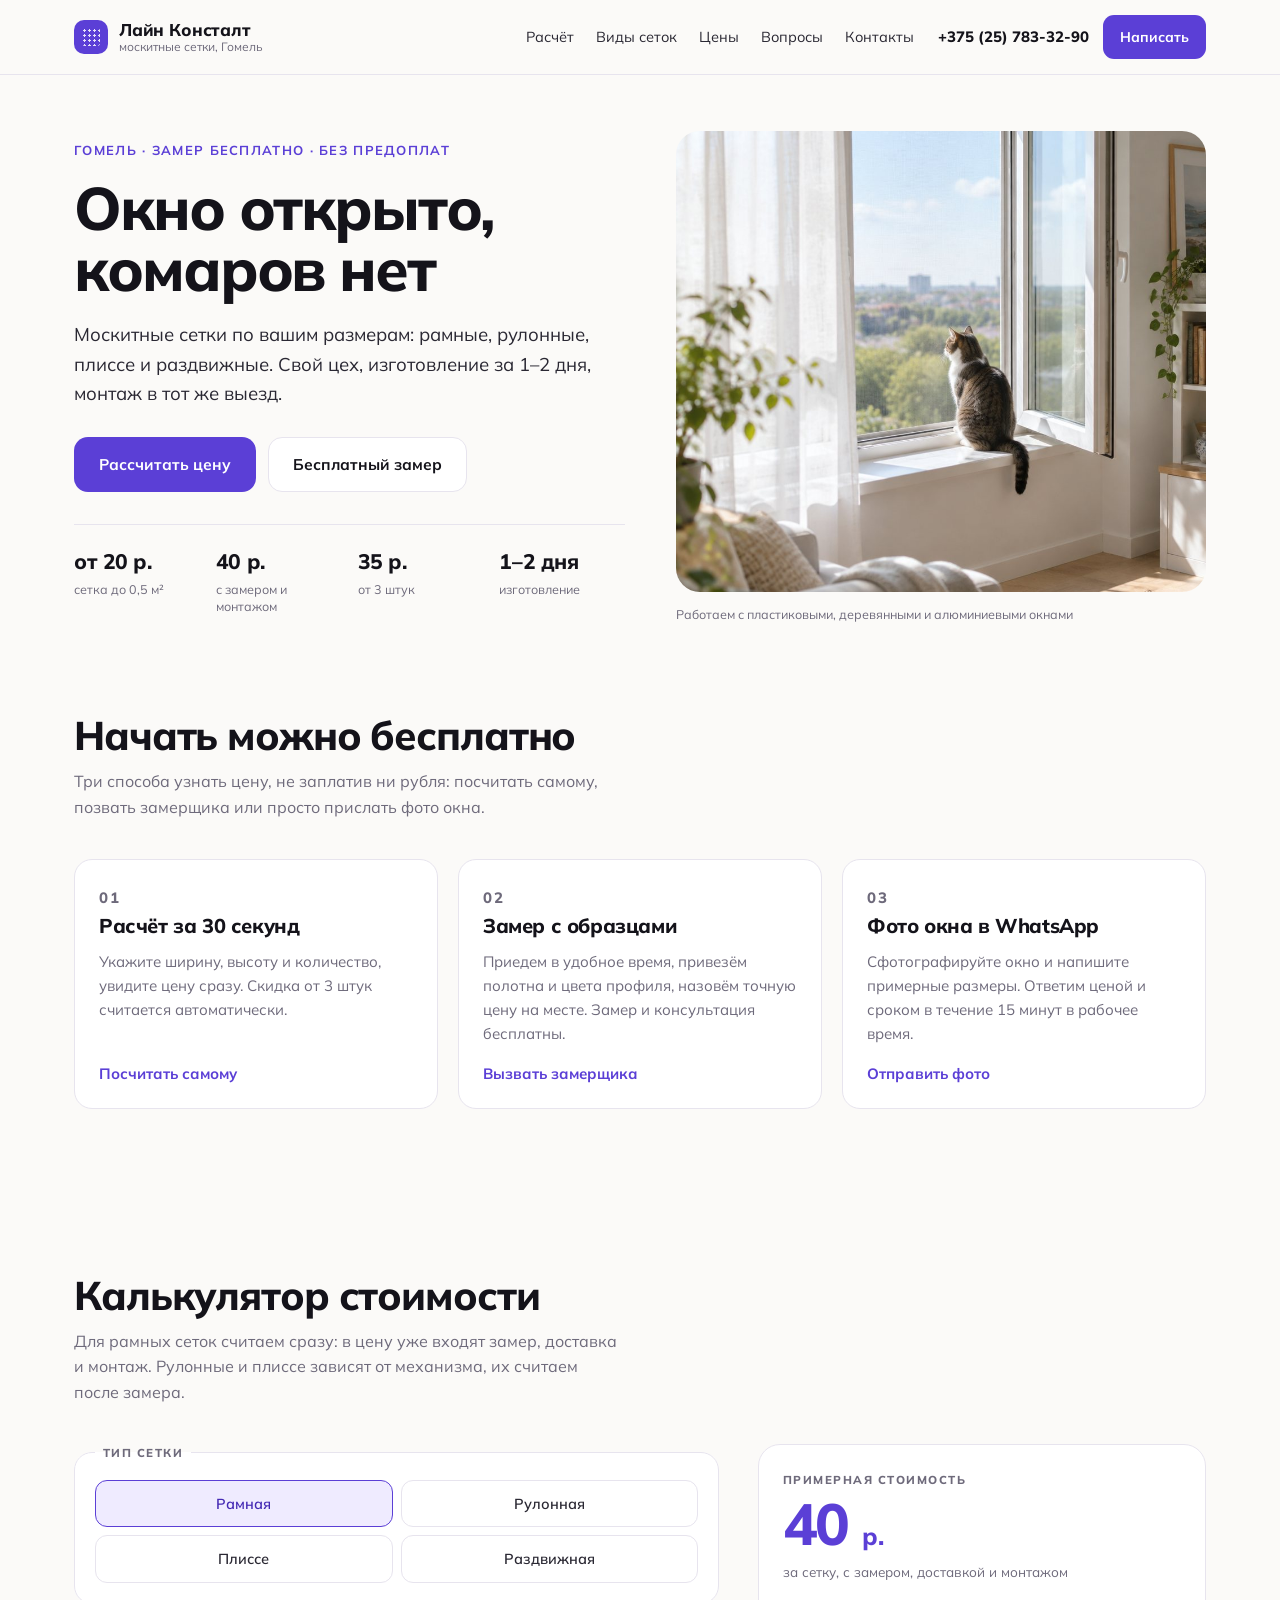
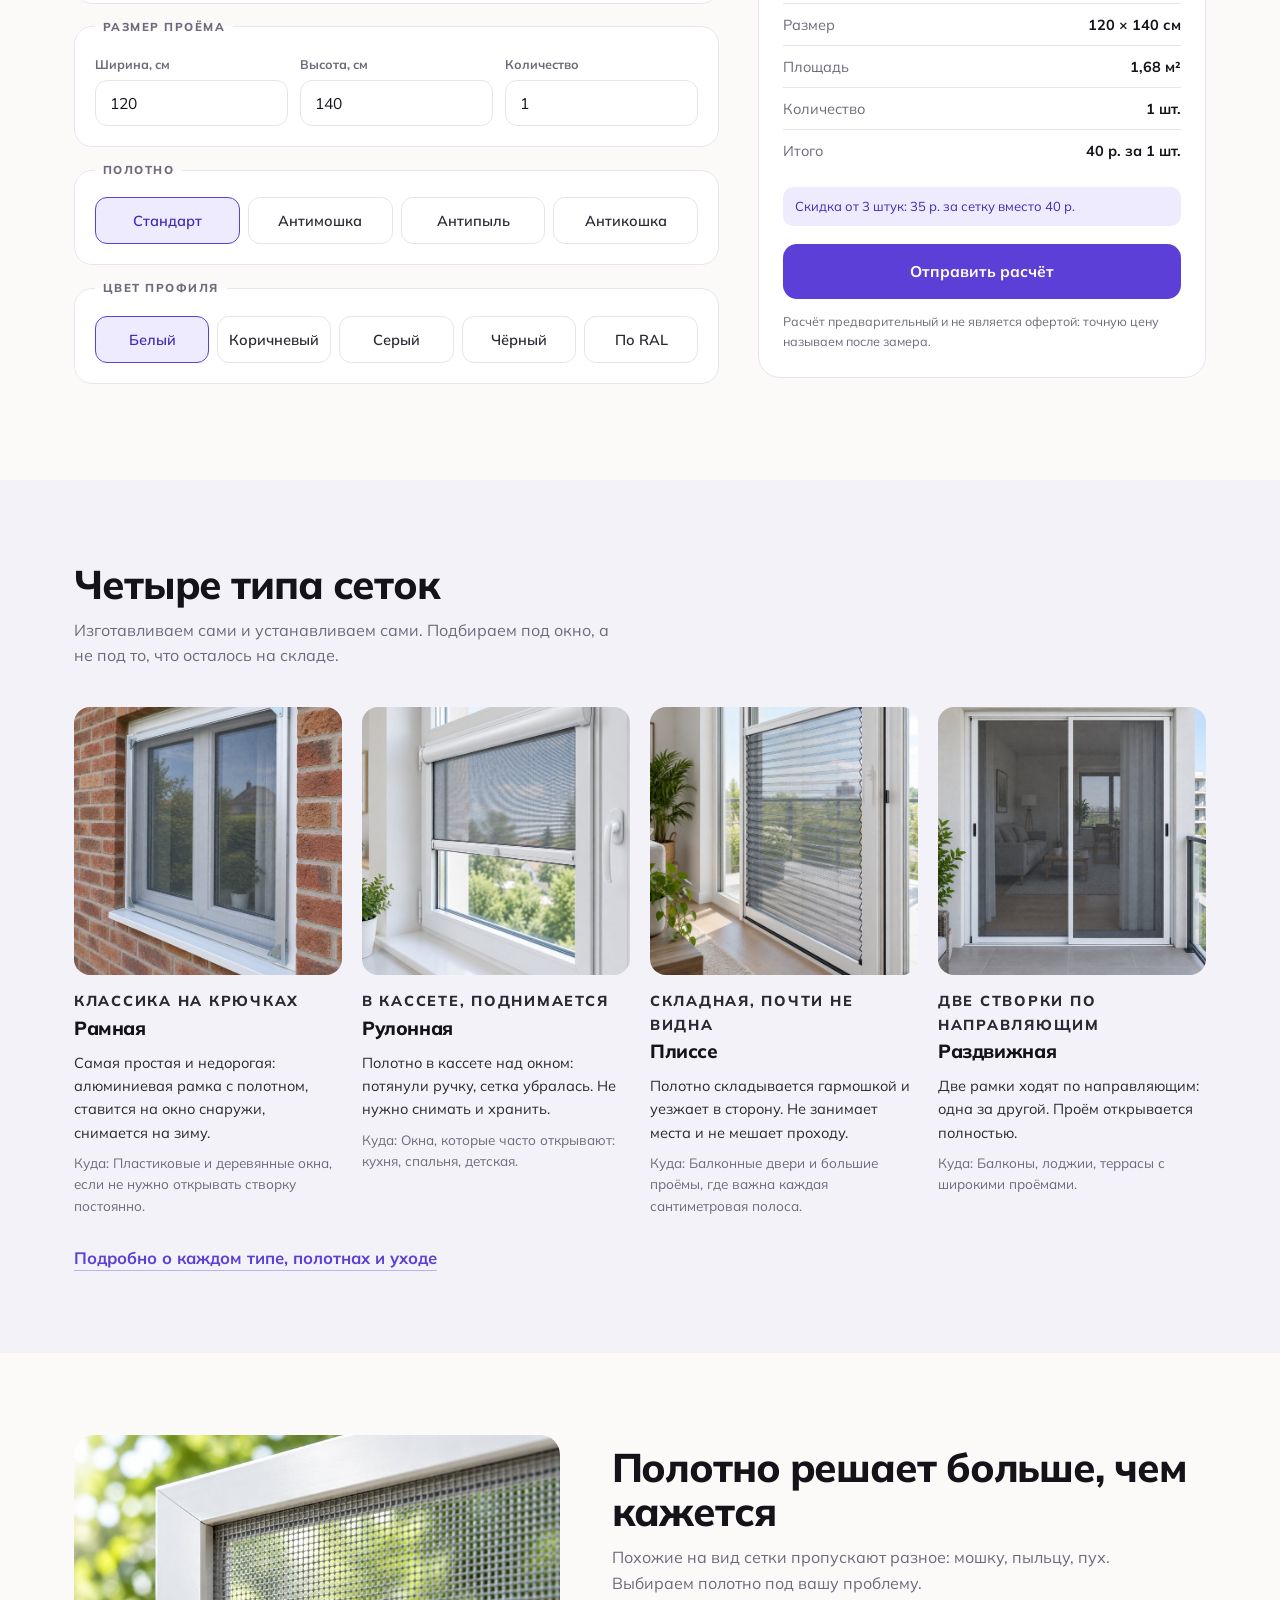
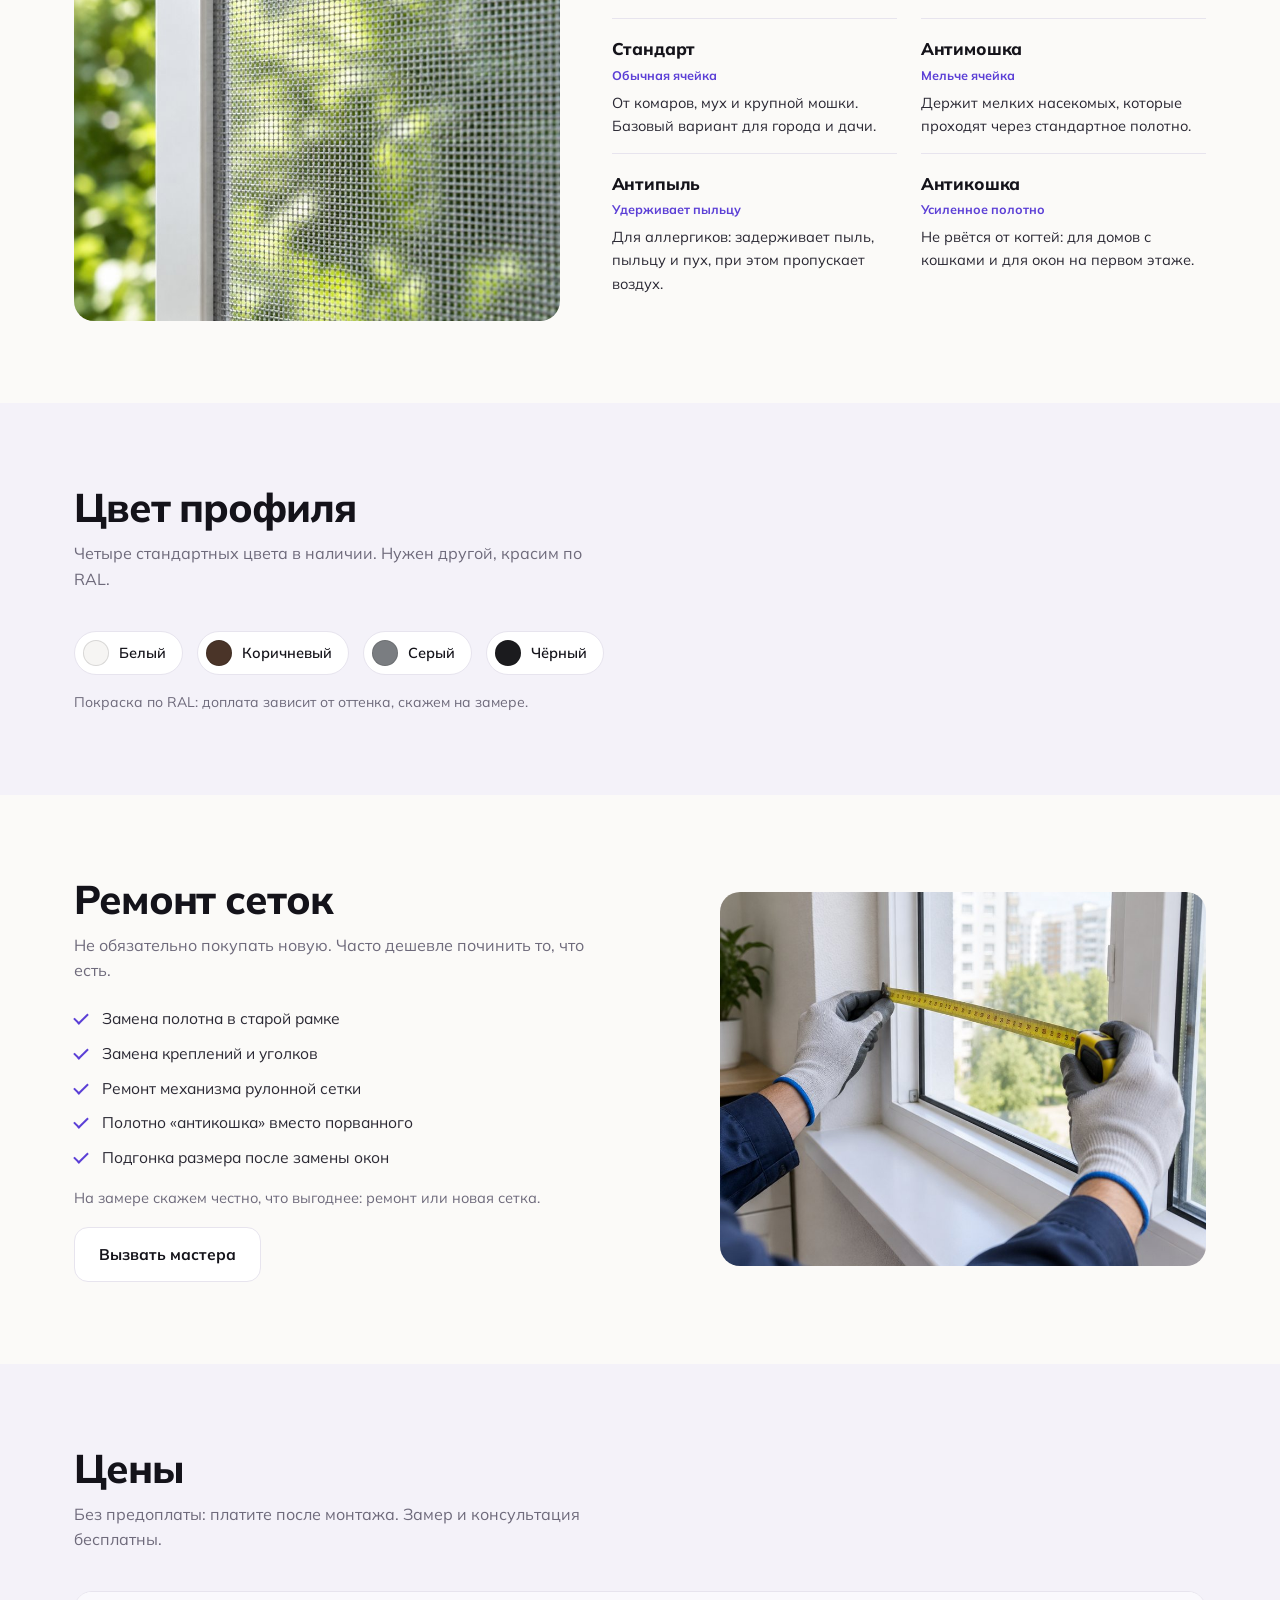
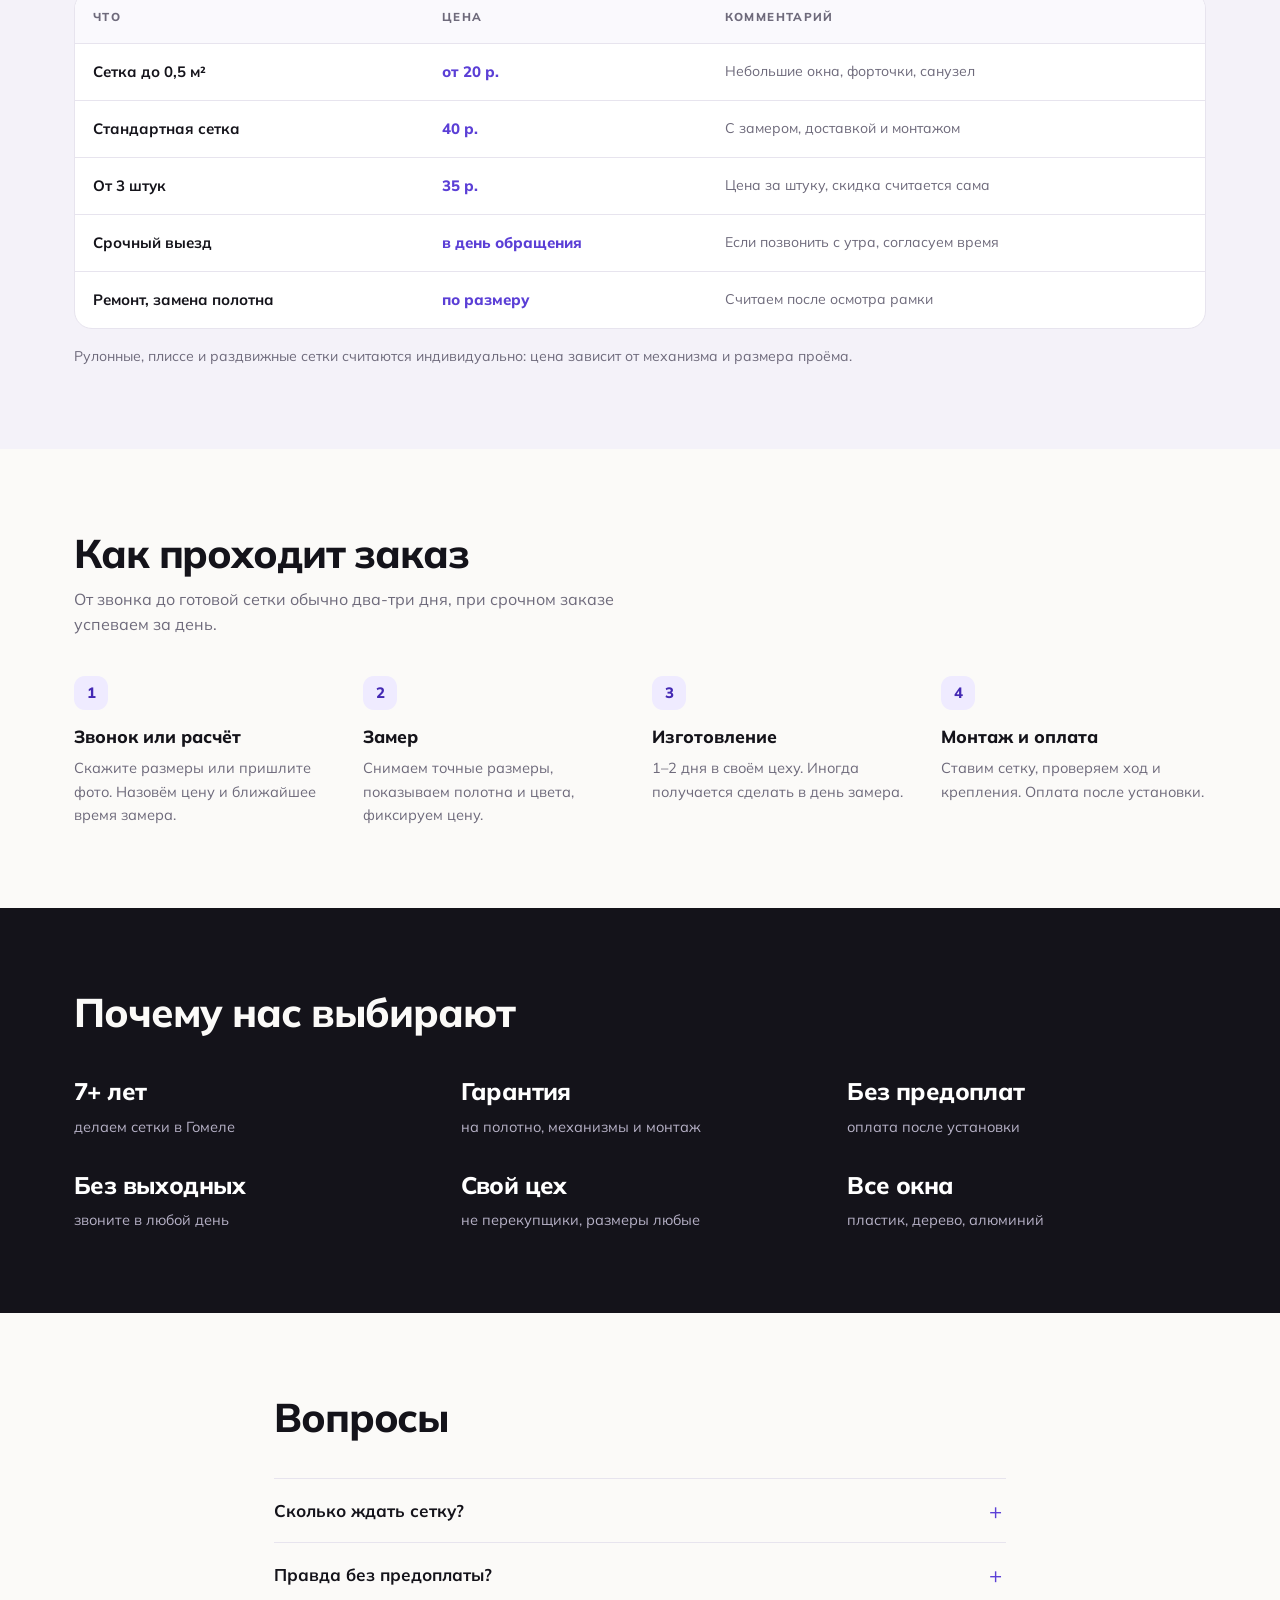
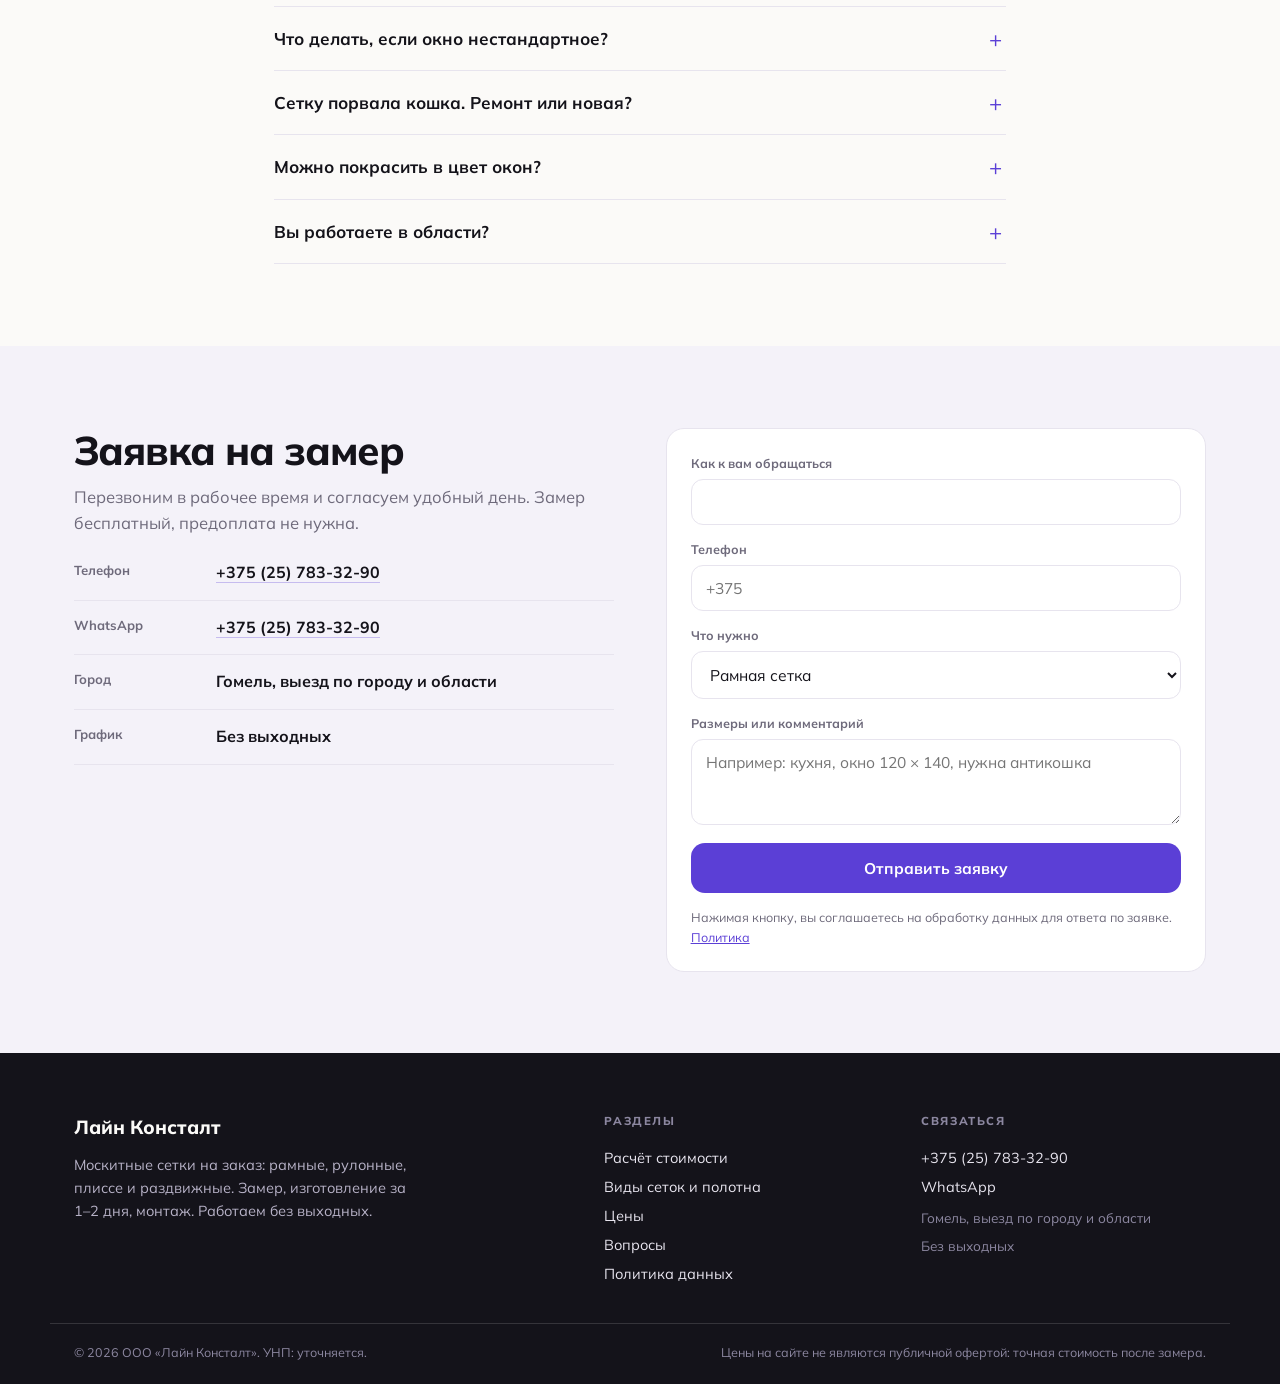
<file: index.html>
<!doctype html>
<html lang="ru">
<head>
<meta charset="utf-8">
<meta name="viewport" content="width=device-width, initial-scale=1">
<title>Москитные сетки в Гомеле: изготовление за 1–2 дня, замер бесплатно</title>
<meta name="description" content="Рамные, рулонные, плиссе и раздвижные москитные сетки по вашим размерам. Гомель: бесплатный замер, без предоплат, сетка от 20 р., 40 р. с монтажом, от 3 штук — 35 р.">
<meta property="og:type" content="website">
<meta property="og:title" content="Москитные сетки в Гомеле: изготовление за 1–2 дня, замер бесплатно">
<meta property="og:description" content="Рамные, рулонные, плиссе и раздвижные москитные сетки по вашим размерам. Гомель: бесплатный замер, без предоплат, сетка от 20 р., 40 р. с монтажом, от 3 штук — 35 р.">
<meta property="og:locale" content="ru_BY">
<meta property="og:url" content="https://romjjjke.github.io/lain/index.html">
<link rel="canonical" href="https://romjjjke.github.io/lain/index.html">
<link rel="icon" href="favicon.svg" type="image/svg+xml">
<link rel="preconnect" href="https://fonts.googleapis.com">
<link rel="preconnect" href="https://fonts.gstatic.com" crossorigin>
<link href="https://fonts.googleapis.com/css2?family=Mulish:wght@400;600;800&display=swap" rel="stylesheet">
<link rel="stylesheet" href="assets/css/style.css">
<script type="application/ld+json">{"@context":"https://schema.org","@type":"LocalBusiness","name":"ООО «Лайн Консталт»","description":"Изготовление и ремонт москитных сеток: рамные, рулонные, плиссе, раздвижные","telephone":"+375257833290","url":"https://romjjjke.github.io/lain/","areaServed":["Гомель","Гомельская область"],"address":{"@type":"PostalAddress","addressLocality":"Гомель","addressCountry":"BY"},"priceRange":"от 20 BYN"}</script>
</head>
<body>
<a class="skip" href="#main">К содержанию</a>

<header class="head">
  <div class="wrap head__row">
    <a class="brand" href="index.html">
      <span class="brand__mark" aria-hidden="true"></span>
      <span class="brand__text"><b>Лайн Консталт</b><small>москитные сетки, Гомель</small></span>
    </a>
    <nav class="nav" aria-label="Разделы">
      <a href="index.html#calculator" hidden></a>
      <a href="index.html#calculator">Расчёт</a>
      <a href="setki.html">Виды сеток</a>
      <a href="index.html#prices">Цены</a>
      <a href="index.html#faq">Вопросы</a>
      <a href="index.html#contacts">Контакты</a>
    </nav>
    <div class="head__cta">
      <a class="head__phone" href="tel:+375257833290">+375 (25) 783-32-90</a>
      <a class="btn btn--fill btn--sm" href="https://wa.me/+375257833290" target="_blank" rel="noopener">Написать</a>
      <button class="burger" id="burger" type="button" aria-expanded="false" aria-controls="menu" aria-label="Меню">
        <span></span><span></span><span></span>
      </button>
    </div>
  </div>
</header>

<div class="menu" id="menu" hidden>
  <nav class="menu__nav" aria-label="Меню">
    <a href="index.html#calculator">Расчёт стоимости</a>
    <a href="setki.html">Виды сеток и полотна</a>
    <a href="index.html#prices">Цены</a>
    <a href="index.html#process">Как работаем</a>
    <a href="index.html#faq">Вопросы</a>
    <a href="index.html#contacts">Контакты</a>
  </nav>
  <a class="btn btn--fill" href="tel:+375257833290">+375 (25) 783-32-90</a>
</div>

<main id="main">
<section class="hero">
  <div class="wrap hero__grid">
    <div class="hero__copy">
      <p class="hero__kicker">Гомель · замер бесплатно · без предоплат</p>
      <h1>Окно открыто,<br>комаров нет</h1>
      <p class="hero__lede">Москитные сетки по вашим размерам: рамные, рулонные, плиссе и раздвижные. Свой цех, изготовление за 1–2 дня, монтаж в тот же выезд.</p>
      <div class="hero__actions">
        <a class="btn btn--fill" href="#calculator">Рассчитать цену</a>
        <a class="btn btn--line" href="#contacts">Бесплатный замер</a>
      </div>
      <ul class="hero__facts">
        <li><b>от 20 р.</b><span>сетка до 0,5 м²</span></li>
        <li><b>40 р.</b><span>с замером и монтажом</span></li>
        <li><b>35 р.</b><span>от 3 штук</span></li>
        <li><b>1–2 дня</b><span>изготовление</span></li>
      </ul>
    </div>
    <div class="hero__media">
      <img src="assets/img/hero.jpg" alt="Открытое окно с москитной сеткой и кот на подоконнике" width="940" height="817" fetchpriority="high" decoding="async">
      <p class="hero__caption">Работаем с пластиковыми, деревянными и алюминиевыми окнами</p>
    </div>
  </div>
</section>

<section class="sec sec--lead" id="start">
  <div class="wrap">
    <header class="sec-head">
      <h2 class="h2">Начать можно бесплатно</h2>
      <p class="sec-head__note">Три способа узнать цену, не заплатив ни рубля: посчитать самому, позвать замерщика или просто прислать фото окна.</p>
    </header>
    <div class="leads">
      <article class="lead">
        <p class="lead__num">01</p>
        <h3>Расчёт за 30 секунд</h3>
        <p>Укажите ширину, высоту и количество, увидите цену сразу. Скидка от 3 штук считается автоматически.</p>
        <a class="lead__link" href="#calculator">Посчитать самому</a>
      </article>
      <article class="lead">
        <p class="lead__num">02</p>
        <h3>Замер с образцами</h3>
        <p>Приедем в удобное время, привезём полотна и цвета профиля, назовём точную цену на месте. Замер и консультация бесплатны.</p>
        <a class="lead__link" href="#contacts">Вызвать замерщика</a>
      </article>
      <article class="lead">
        <p class="lead__num">03</p>
        <h3>Фото окна в WhatsApp</h3>
        <p>Сфотографируйте окно и напишите примерные размеры. Ответим ценой и сроком в течение 15 минут в рабочее время.</p>
        <a class="lead__link" href="https://wa.me/+375257833290" target="_blank" rel="noopener">Отправить фото</a>
      </article>
    </div>
  </div>
</section>

<section class="sec" id="calculator">
  <div class="wrap">
    <header class="sec-head">
      <h2 class="h2">Калькулятор стоимости</h2>
      <p class="sec-head__note">Для рамных сеток считаем сразу: в цену уже входят замер, доставка и монтаж. Рулонные и плиссе зависят от механизма, их считаем после замера.</p>
    </header>

    <div class="calc">
      <form class="calc__form" id="calc" novalidate>
        <fieldset class="calc__block">
          <legend>Тип сетки</legend>
          <div class="segs" role="radiogroup" aria-label="Тип сетки">
            <label><input type="radio" name="ctype" value="frame" checked><span>Рамная</span></label>
            <label><input type="radio" name="ctype" value="roll"><span>Рулонная</span></label>
            <label><input type="radio" name="ctype" value="plisse"><span>Плиссе</span></label>
            <label><input type="radio" name="ctype" value="slide"><span>Раздвижная</span></label>
          </div>
        </fieldset>

        <fieldset class="calc__block">
          <legend>Размер проёма</legend>
          <div class="calc__row">
            <label class="field"><span>Ширина, см</span><input id="cw" type="number" inputmode="numeric" min="20" max="400" step="1" value="120"></label>
            <label class="field"><span>Высота, см</span><input id="ch" type="number" inputmode="numeric" min="20" max="400" step="1" value="140"></label>
            <label class="field"><span>Количество</span><input id="cq" type="number" inputmode="numeric" min="1" max="30" step="1" value="1"></label>
          </div>
        </fieldset>

        <fieldset class="calc__block">
          <legend>Полотно</legend>
          <div class="segs segs--four" role="radiogroup" aria-label="Полотно">
            <label><input type="radio" name="cfab" value="Стандарт" checked><span>Стандарт</span></label>
            <label><input type="radio" name="cfab" value="Антимошка"><span>Антимошка</span></label>
            <label><input type="radio" name="cfab" value="Антипыль"><span>Антипыль</span></label>
            <label><input type="radio" name="cfab" value="Антикошка"><span>Антикошка</span></label>
          </div>
        </fieldset>

        <fieldset class="calc__block">
          <legend>Цвет профиля</legend>
          <div class="segs segs--five" role="radiogroup" aria-label="Цвет профиля">
            <label><input type="radio" name="ccol" value="Белый" checked><span>Белый</span></label>
            <label><input type="radio" name="ccol" value="Коричневый"><span>Коричневый</span></label>
            <label><input type="radio" name="ccol" value="Серый"><span>Серый</span></label>
            <label><input type="radio" name="ccol" value="Чёрный"><span>Чёрный</span></label>
            <label><input type="radio" name="ccol" value="По RAL"><span>По RAL</span></label>
          </div>
        </fieldset>
      </form>

      <aside class="calc__out" aria-live="polite">
        <p class="calc__label">Примерная стоимость</p>
        <p class="calc__price"><span id="out-price">40</span> <small>р.</small></p>
        <p class="calc__per" id="out-per">за одну сетку, с замером, доставкой и монтажом</p>
        <dl class="calc__list">
          <div><dt>Размер</dt><dd id="out-size">120 × 140 см</dd></div>
          <div><dt>Площадь</dt><dd id="out-area">1,68 м²</dd></div>
          <div><dt>Количество</dt><dd id="out-qty">1 шт.</dd></div>
          <div><dt>Итого</dt><dd id="out-total">40 р.</dd></div>
        </dl>
        <p class="calc__hint" id="out-hint">Скидка от 3 штук: −5 р. за сетку.</p>
        <p class="calc__warn" id="out-warn" hidden></p>
        <a class="btn btn--fill btn--wide" id="out-send" href="https://wa.me/+375257833290" target="_blank" rel="noopener">Отправить расчёт</a>
        <p class="calc__note">Расчёт предварительный и не является офертой: точную цену называем после замера.</p>
      </aside>
    </div>
  </div>
</section>

<section class="sec sec--tint" id="types">
  <div class="wrap">
    <header class="sec-head">
      <h2 class="h2">Четыре типа сеток</h2>
      <p class="sec-head__note">Изготавливаем сами и устанавливаем сами. Подбираем под окно, а не под то, что осталось на складе.</p>
    </header>
    <div class="tcards">
      <article class="tcard">
        <div class="tcard__media"><img src="assets/img/frame.jpg" alt="Рамная москитная сетка" width="620" height="652" loading="lazy" decoding="async"></div>
        <div class="tcard__body">
          <p class="tcard__tag">Классика на крючках</p>
          <h3>Рамная</h3>
          <p>Самая простая и недорогая: алюминиевая рамка с полотном, ставится на окно снаружи, снимается на зиму.</p>
          <p class="tcard__where">Куда: Пластиковые и деревянные окна, если не нужно открывать створку постоянно.</p>
        </div>
      </article>
      <article class="tcard">
        <div class="tcard__media"><img src="assets/img/roll.jpg" alt="Рулонная москитная сетка" width="620" height="652" loading="lazy" decoding="async"></div>
        <div class="tcard__body">
          <p class="tcard__tag">В кассете, поднимается</p>
          <h3>Рулонная</h3>
          <p>Полотно в кассете над окном: потянули ручку, сетка убралась. Не нужно снимать и хранить.</p>
          <p class="tcard__where">Куда: Окна, которые часто открывают: кухня, спальня, детская.</p>
        </div>
      </article>
      <article class="tcard">
        <div class="tcard__media"><img src="assets/img/plisse.jpg" alt="Плиссе москитная сетка" width="620" height="652" loading="lazy" decoding="async"></div>
        <div class="tcard__body">
          <p class="tcard__tag">Складная, почти не видна</p>
          <h3>Плиссе</h3>
          <p>Полотно складывается гармошкой и уезжает в сторону. Не занимает места и не мешает проходу.</p>
          <p class="tcard__where">Куда: Балконные двери и большие проёмы, где важна каждая сантиметровая полоса.</p>
        </div>
      </article>
      <article class="tcard">
        <div class="tcard__media"><img src="assets/img/slide.jpg" alt="Раздвижная москитная сетка" width="620" height="652" loading="lazy" decoding="async"></div>
        <div class="tcard__body">
          <p class="tcard__tag">Две створки по направляющим</p>
          <h3>Раздвижная</h3>
          <p>Две рамки ходят по направляющим: одна за другой. Проём открывается полностью.</p>
          <p class="tcard__where">Куда: Балконы, лоджии, террасы с широкими проёмами.</p>
        </div>
      </article>
    </div>
    <p class="sec-more"><a class="link-arrow" href="setki.html">Подробно о каждом типе, полотнах и уходе</a></p>
  </div>
</section>

<section class="sec" id="fabrics">
  <div class="wrap split">
    <div class="split__media">
      <img src="assets/img/mesh.jpg" alt="Крупный план полотна москитной сетки в рамке на просвет" width="760" height="760" loading="lazy" decoding="async">
    </div>
    <div>
      <header class="sec-head sec-head--left">
        <h2 class="h2">Полотно решает больше, чем кажется</h2>
        <p class="sec-head__note">Похожие на вид сетки пропускают разное: мошку, пыльцу, пух. Выбираем полотно под вашу проблему.</p>
      </header>
      <div class="fabs">
      <div class="fab"><p class="fab__name">Стандарт</p><p class="fab__tag">Обычная ячейка</p><p class="fab__text">От комаров, мух и крупной мошки. Базовый вариант для города и дачи.</p></div>
      <div class="fab"><p class="fab__name">Антимошка</p><p class="fab__tag">Мельче ячейка</p><p class="fab__text">Держит мелких насекомых, которые проходят через стандартное полотно.</p></div>
      <div class="fab"><p class="fab__name">Антипыль</p><p class="fab__tag">Удерживает пыльцу</p><p class="fab__text">Для аллергиков: задерживает пыль, пыльцу и пух, при этом пропускает воздух.</p></div>
      <div class="fab"><p class="fab__name">Антикошка</p><p class="fab__tag">Усиленное полотно</p><p class="fab__text">Не рвётся от когтей: для домов с кошками и для окон на первом этаже.</p></div>
      </div>
    </div>
  </div>
</section>

<section class="sec sec--tint" id="colors">
  <div class="wrap">
    <header class="sec-head">
      <h2 class="h2">Цвет профиля</h2>
      <p class="sec-head__note">Четыре стандартных цвета в наличии. Нужен другой, красим по RAL.</p>
    </header>
    <ul class="colors">
        <li><span class="sw" style="background:#F6F5F3"></span>Белый</li>
        <li><span class="sw" style="background:#4A3428"></span>Коричневый</li>
        <li><span class="sw" style="background:#7A7D81"></span>Серый</li>
        <li><span class="sw" style="background:#1B1B1E"></span>Чёрный</li>
    </ul>
    <p class="colors__note">Покраска по RAL: доплата зависит от оттенка, скажем на замере.</p>
  </div>
</section>

<section class="sec" id="repair">
  <div class="wrap split split--rev">
    <div class="split__media">
      <img src="assets/img/measure.jpg" alt="Замер оконного проёма рулеткой перед изготовлением сетки" width="900" height="692" loading="lazy" decoding="async">
    </div>
    <div>
      <header class="sec-head sec-head--left">
        <h2 class="h2">Ремонт сеток</h2>
        <p class="sec-head__note">Не обязательно покупать новую. Часто дешевле починить то, что есть.</p>
      </header>
      <ul class="check">
        <li>Замена полотна в старой рамке</li>
        <li>Замена креплений и уголков</li>
        <li>Ремонт механизма рулонной сетки</li>
        <li>Полотно «антикошка» вместо порванного</li>
        <li>Подгонка размера после замены окон</li>
      </ul>
      <p class="split__note">На замере скажем честно, что выгоднее: ремонт или новая сетка.</p>
      <a class="btn btn--line" href="#contacts">Вызвать мастера</a>
    </div>
  </div>
</section>

<section class="sec sec--tint" id="prices">
  <div class="wrap">
    <header class="sec-head">
      <h2 class="h2">Цены</h2>
      <p class="sec-head__note">Без предоплаты: платите после монтажа. Замер и консультация бесплатны.</p>
    </header>
    <div class="ptable">
      <table>
        <caption class="sr-only">Стоимость москитных сеток</caption>
        <thead><tr><th scope="col">Что</th><th scope="col">Цена</th><th scope="col">Комментарий</th></tr></thead>
        <tbody>
          <tr><th scope="row">Сетка до 0,5 м²</th><td class="num">от 20 р.</td><td>Небольшие окна, форточки, санузел</td></tr>
          <tr><th scope="row">Стандартная сетка</th><td class="num">40 р.</td><td>С замером, доставкой и монтажом</td></tr>
          <tr><th scope="row">От 3 штук</th><td class="num">35 р.</td><td>Цена за штуку, скидка считается сама</td></tr>
          <tr><th scope="row">Срочный выезд</th><td class="num">в день обращения</td><td>Если позвонить с утра, согласуем время</td></tr>
          <tr><th scope="row">Ремонт, замена полотна</th><td class="num">по размеру</td><td>Считаем после осмотра рамки</td></tr>
        </tbody>
      </table>
    </div>
    <p class="ptable__note">Рулонные, плиссе и раздвижные сетки считаются индивидуально: цена зависит от механизма и размера проёма.</p>
  </div>
</section>

<section class="sec" id="process">
  <div class="wrap">
    <header class="sec-head">
      <h2 class="h2">Как проходит заказ</h2>
      <p class="sec-head__note">От звонка до готовой сетки обычно два-три дня, при срочном заказе успеваем за день.</p>
    </header>
    <ol class="steps">
      <li><span class="steps__num">1</span><h3>Звонок или расчёт</h3><p>Скажите размеры или пришлите фото. Назовём цену и ближайшее время замера.</p></li>
      <li><span class="steps__num">2</span><h3>Замер</h3><p>Снимаем точные размеры, показываем полотна и цвета, фиксируем цену.</p></li>
      <li><span class="steps__num">3</span><h3>Изготовление</h3><p>1–2 дня в своём цеху. Иногда получается сделать в день замера.</p></li>
      <li><span class="steps__num">4</span><h3>Монтаж и оплата</h3><p>Ставим сетку, проверяем ход и крепления. Оплата после установки.</p></li>
    </ol>
  </div>
</section>

<section class="sec sec--dark">
  <div class="wrap">
    <header class="sec-head sec-head--light">
      <h2 class="h2">Почему нас выбирают</h2>
    </header>
    <ul class="why">
      <li><b>7+ лет</b><span>делаем сетки в Гомеле</span></li>
      <li><b>Гарантия</b><span>на полотно, механизмы и монтаж</span></li>
      <li><b>Без предоплат</b><span>оплата после установки</span></li>
      <li><b>Без выходных</b><span>звоните в любой день</span></li>
      <li><b>Свой цех</b><span>не перекупщики, размеры любые</span></li>
      <li><b>Все окна</b><span>пластик, дерево, алюминий</span></li>
    </ul>
  </div>
</section>

<section class="sec" id="faq">
  <div class="wrap narrow">
    <header class="sec-head">
      <h2 class="h2">Вопросы</h2>
    </header>
    <div class="faq">
      <details class="faq__item"><summary>Сколько ждать сетку?</summary><p>Изготовление занимает 1–2 дня в зависимости от загрузки цеха, иногда получается сделать в день замера. Срочный выезд возможен в день обращения: позвоните утром, согласуем время.</p></details>
      <details class="faq__item"><summary>Правда без предоплаты?</summary><p>Да. Замер бесплатный, оплата после монтажа. Это записано и в договоре, если нужен договор для организации.</p></details>
      <details class="faq__item"><summary>Что делать, если окно нестандартное?</summary><p>Сетки делаются по вашим размерам, поэтому подойдёт любое окно: пластиковое, деревянное, алюминиевое. На замере снимаем точные размеры с учётом штапика и откосов.</p></details>
      <details class="faq__item"><summary>Сетку порвала кошка. Ремонт или новая?</summary><p>Обычно достаточно заменить полотно или поставить усиленное «антикошка» в старую рамку. На замере скажем, что дешевле в вашем случае: ремонт или новая сетка.</p></details>
      <details class="faq__item"><summary>Можно покрасить в цвет окон?</summary><p>Есть четыре стандартных цвета профиля: белый, коричневый, серый, чёрный. Если нужен другой цвет, красим по RAL, доплата зависит от оттенка.</p></details>
      <details class="faq__item"><summary>Вы работаете в области?</summary><p>Гомель: выезд по городу. По области согласуем отдельно, зависит от расстояния. Позвоните, скажем сразу.</p></details>
    </div>
  </div>
</section>

<section class="sec sec--tint" id="contacts">
  <div class="wrap contact">
    <div>
      <h2 class="h2">Заявка на замер</h2>
      <p class="contact__lede">Перезвоним в рабочее время и согласуем удобный день. Замер бесплатный, предоплата не нужна.</p>
      <dl class="defs">
        <div><dt>Телефон</dt><dd><a href="tel:+375257833290">+375 (25) 783-32-90</a></dd></div>
        <div><dt>WhatsApp</dt><dd><a href="https://wa.me/+375257833290" target="_blank" rel="noopener">+375 (25) 783-32-90</a></dd></div>
        <div><dt>Город</dt><dd>Гомель, выезд по городу и области</dd></div>
        <div><dt>График</dt><dd>Без выходных</dd></div>
      </dl>
    </div>

    <form class="form" id="lead-form" novalidate>
      <label class="field"><span>Как к вам обращаться</span><input id="f-name" name="name" type="text" autocomplete="name" required></label>
      <label class="field"><span>Телефон</span><input id="f-phone" name="phone" type="tel" inputmode="tel" autocomplete="tel" placeholder="+375" required></label>
      <label class="field"><span>Что нужно</span>
        <select id="f-what" name="what">
          <option>Рамная сетка</option>
          <option>Рулонная сетка</option>
          <option>Плиссе</option>
          <option>Раздвижная сетка</option>
          <option>Ремонт или замена полотна</option>
          <option>Пока не знаю, нужен совет</option>
        </select>
      </label>
      <label class="field"><span>Размеры или комментарий</span><textarea id="f-note" name="note" rows="3" placeholder="Например: кухня, окно 120 × 140, нужна антикошка"></textarea></label>
      <button class="btn btn--fill btn--wide" type="submit">Отправить заявку</button>
      <p class="form__note">Нажимая кнопку, вы соглашаетесь на обработку данных для ответа по заявке. <a href="politika.html">Политика</a></p>
    </form>
    <div class="form form--ok" id="form-ok" hidden>
      <p class="form__ok-title">Заявка собрана</p>
      <p>Откройте WhatsApp и отправьте готовое сообщение: останется нажать «Отправить».</p>
      <a class="btn btn--fill" href="#" id="form-ok-link" target="_blank" rel="noopener">Открыть WhatsApp</a>
    </div>
  </div>
</section>
</main>

<footer class="foot">
  <div class="wrap foot__grid">
    <div>
      <p class="foot__brand">Лайн Консталт</p>
      <p class="foot__about">Москитные сетки на заказ: рамные, рулонные, плиссе и раздвижные. Замер, изготовление за 1–2 дня, монтаж. Работаем без выходных.</p>
    </div>
    <div>
      <p class="foot__h">Разделы</p>
      <a href="index.html#calculator">Расчёт стоимости</a>
      <a href="setki.html">Виды сеток и полотна</a>
      <a href="index.html#prices">Цены</a>
      <a href="index.html#faq">Вопросы</a>
      <a href="politika.html">Политика данных</a>
    </div>
    <div>
      <p class="foot__h">Связаться</p>
      <a href="tel:+375257833290">+375 (25) 783-32-90</a>
      <a href="https://wa.me/+375257833290" target="_blank" rel="noopener">WhatsApp</a>
      <p class="foot__muted">Гомель, выезд по городу и области</p>
      <p class="foot__muted">Без выходных</p>
    </div>
  </div>
  <div class="wrap foot__bottom">
    <p>© <span id="year">2026</span> ООО «Лайн Консталт». УНП: уточняется.</p>
    <p>Цены на сайте не являются публичной офертой: точная стоимость после замера.</p>
  </div>
</footer>
<script src="assets/js/main.js"></script>
</body>
</html>
</file>
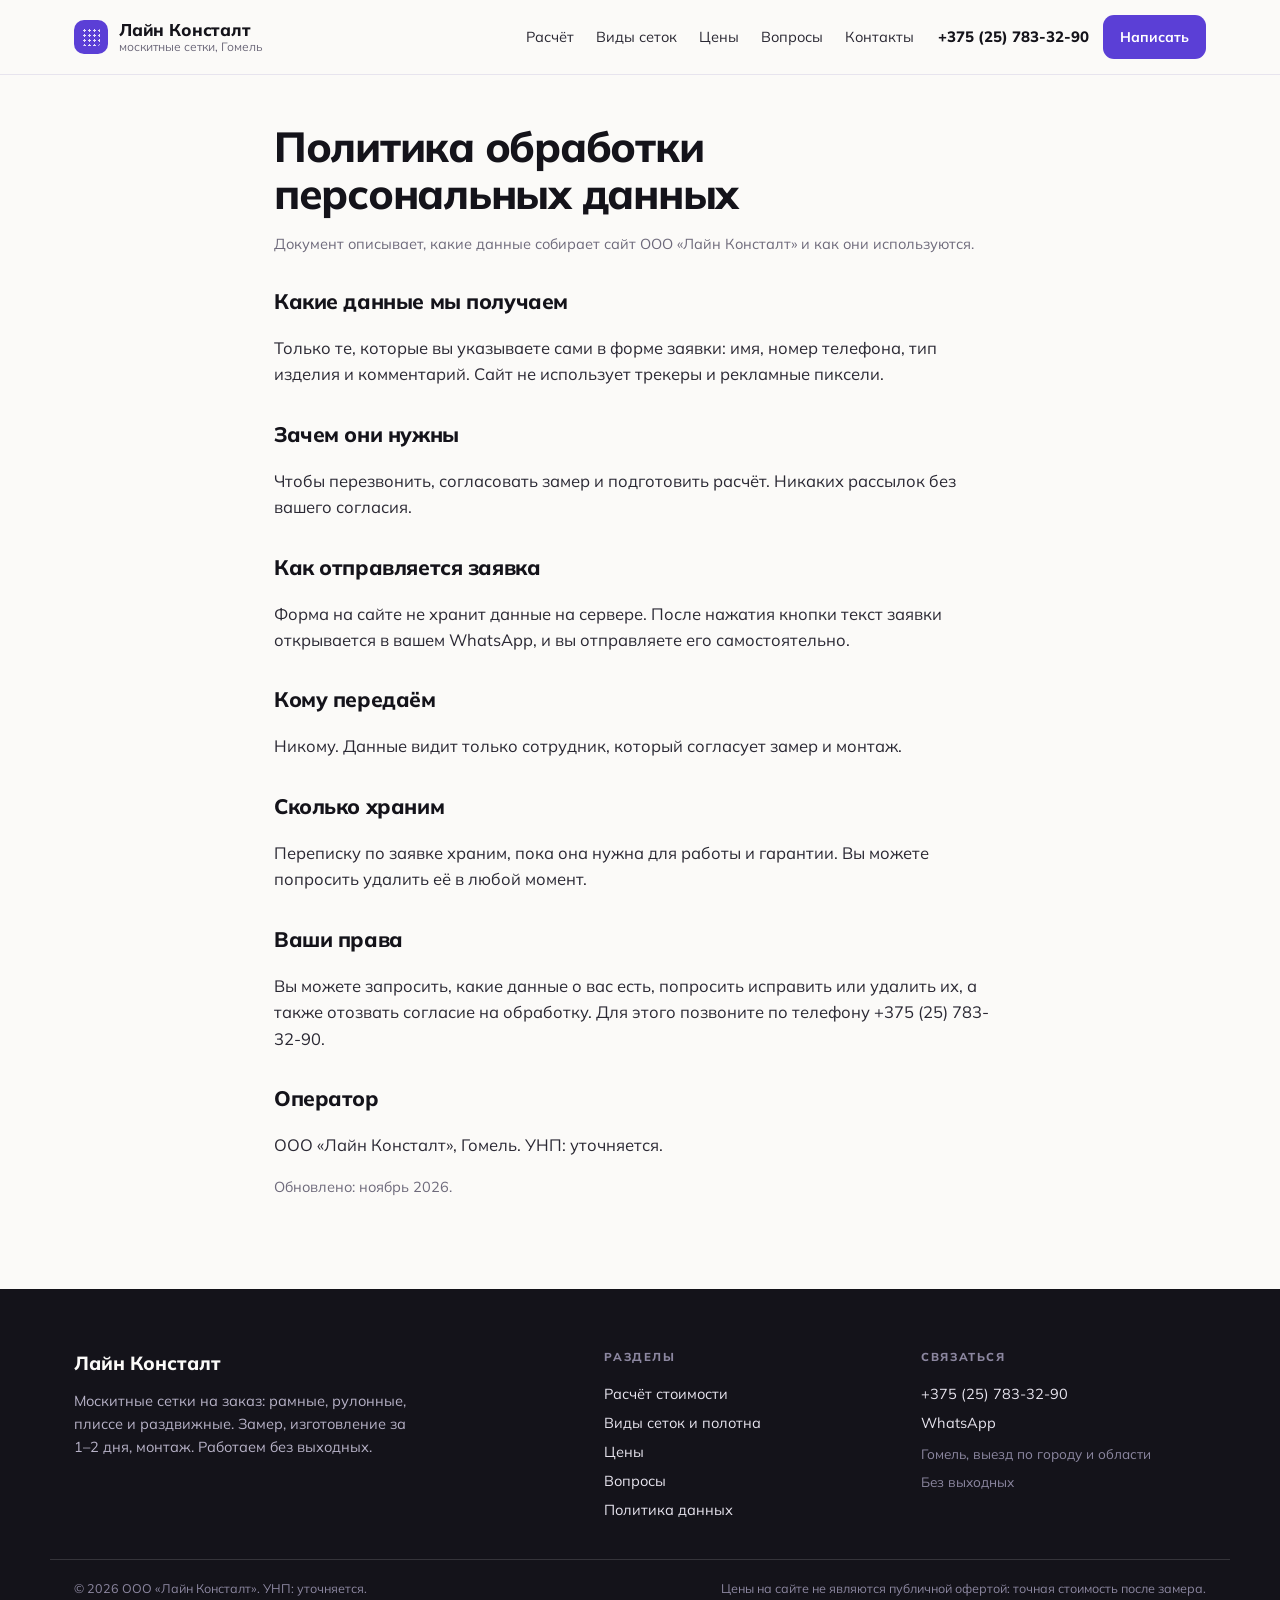
<file: politika.html>
<!doctype html>
<html lang="ru">
<head>
<meta charset="utf-8">
<meta name="viewport" content="width=device-width, initial-scale=1">
<title>Политика обработки персональных данных | Лайн Консталт</title>
<meta name="description" content="Какие данные собирает сайт ООО «Лайн Консталт», зачем они нужны и как их удалить.">
<meta property="og:type" content="website">
<meta property="og:title" content="Политика обработки персональных данных | Лайн Консталт">
<meta property="og:description" content="Какие данные собирает сайт ООО «Лайн Консталт», зачем они нужны и как их удалить.">
<meta property="og:locale" content="ru_BY">
<meta property="og:url" content="https://romjjjke.github.io/lain/politika.html">
<link rel="canonical" href="https://romjjjke.github.io/lain/politika.html">
<link rel="icon" href="favicon.svg" type="image/svg+xml">
<link rel="preconnect" href="https://fonts.googleapis.com">
<link rel="preconnect" href="https://fonts.gstatic.com" crossorigin>
<link href="https://fonts.googleapis.com/css2?family=Mulish:wght@400;600;800&display=swap" rel="stylesheet">
<link rel="stylesheet" href="assets/css/style.css">
<script type="application/ld+json">{"@context":"https://schema.org","@type":"LocalBusiness","name":"ООО «Лайн Консталт»","description":"Изготовление и ремонт москитных сеток: рамные, рулонные, плиссе, раздвижные","telephone":"+375257833290","url":"https://romjjjke.github.io/lain/","areaServed":["Гомель","Гомельская область"],"address":{"@type":"PostalAddress","addressLocality":"Гомель","addressCountry":"BY"},"priceRange":"от 20 BYN"}</script>
</head>
<body>
<a class="skip" href="#main">К содержанию</a>

<header class="head">
  <div class="wrap head__row">
    <a class="brand" href="index.html">
      <span class="brand__mark" aria-hidden="true"></span>
      <span class="brand__text"><b>Лайн Консталт</b><small>москитные сетки, Гомель</small></span>
    </a>
    <nav class="nav" aria-label="Разделы">
      <a href="index.html#calculator" hidden></a>
      <a href="index.html#calculator">Расчёт</a>
      <a href="setki.html">Виды сеток</a>
      <a href="index.html#prices">Цены</a>
      <a href="index.html#faq">Вопросы</a>
      <a href="index.html#contacts">Контакты</a>
    </nav>
    <div class="head__cta">
      <a class="head__phone" href="tel:+375257833290">+375 (25) 783-32-90</a>
      <a class="btn btn--fill btn--sm" href="https://wa.me/+375257833290" target="_blank" rel="noopener">Написать</a>
      <button class="burger" id="burger" type="button" aria-expanded="false" aria-controls="menu" aria-label="Меню">
        <span></span><span></span><span></span>
      </button>
    </div>
  </div>
</header>

<div class="menu" id="menu" hidden>
  <nav class="menu__nav" aria-label="Меню">
    <a href="index.html#calculator">Расчёт стоимости</a>
    <a href="setki.html">Виды сеток и полотна</a>
    <a href="index.html#prices">Цены</a>
    <a href="index.html#process">Как работаем</a>
    <a href="index.html#faq">Вопросы</a>
    <a href="index.html#contacts">Контакты</a>
  </nav>
  <a class="btn btn--fill" href="tel:+375257833290">+375 (25) 783-32-90</a>
</div>

<main id="main">
<section class="page">
  <div class="wrap narrow">
    <h1 class="h1">Политика обработки персональных данных</h1>
    <p class="muted">Документ описывает, какие данные собирает сайт ООО «Лайн Консталт» и как они используются.</p>

    <h2>Какие данные мы получаем</h2>
    <p>Только те, которые вы указываете сами в форме заявки: имя, номер телефона, тип изделия и комментарий. Сайт не использует трекеры и рекламные пиксели.</p>

    <h2>Зачем они нужны</h2>
    <p>Чтобы перезвонить, согласовать замер и подготовить расчёт. Никаких рассылок без вашего согласия.</p>

    <h2>Как отправляется заявка</h2>
    <p>Форма на сайте не хранит данные на сервере. После нажатия кнопки текст заявки открывается в вашем WhatsApp, и вы отправляете его самостоятельно.</p>

    <h2>Кому передаём</h2>
    <p>Никому. Данные видит только сотрудник, который согласует замер и монтаж.</p>

    <h2>Сколько храним</h2>
    <p>Переписку по заявке храним, пока она нужна для работы и гарантии. Вы можете попросить удалить её в любой момент.</p>

    <h2>Ваши права</h2>
    <p>Вы можете запросить, какие данные о вас есть, попросить исправить или удалить их, а также отозвать согласие на обработку. Для этого позвоните по телефону +375 (25) 783-32-90.</p>

    <h2>Оператор</h2>
    <p>ООО «Лайн Консталт», Гомель. УНП: уточняется.</p>

    <p class="muted">Обновлено: ноябрь 2026.</p>
  </div>
</section>
</main>

<footer class="foot">
  <div class="wrap foot__grid">
    <div>
      <p class="foot__brand">Лайн Консталт</p>
      <p class="foot__about">Москитные сетки на заказ: рамные, рулонные, плиссе и раздвижные. Замер, изготовление за 1–2 дня, монтаж. Работаем без выходных.</p>
    </div>
    <div>
      <p class="foot__h">Разделы</p>
      <a href="index.html#calculator">Расчёт стоимости</a>
      <a href="setki.html">Виды сеток и полотна</a>
      <a href="index.html#prices">Цены</a>
      <a href="index.html#faq">Вопросы</a>
      <a href="politika.html">Политика данных</a>
    </div>
    <div>
      <p class="foot__h">Связаться</p>
      <a href="tel:+375257833290">+375 (25) 783-32-90</a>
      <a href="https://wa.me/+375257833290" target="_blank" rel="noopener">WhatsApp</a>
      <p class="foot__muted">Гомель, выезд по городу и области</p>
      <p class="foot__muted">Без выходных</p>
    </div>
  </div>
  <div class="wrap foot__bottom">
    <p>© <span id="year">2026</span> ООО «Лайн Консталт». УНП: уточняется.</p>
    <p>Цены на сайте не являются публичной офертой: точная стоимость после замера.</p>
  </div>
</footer>
<script src="assets/js/main.js"></script>
</body>
</html>
</file>
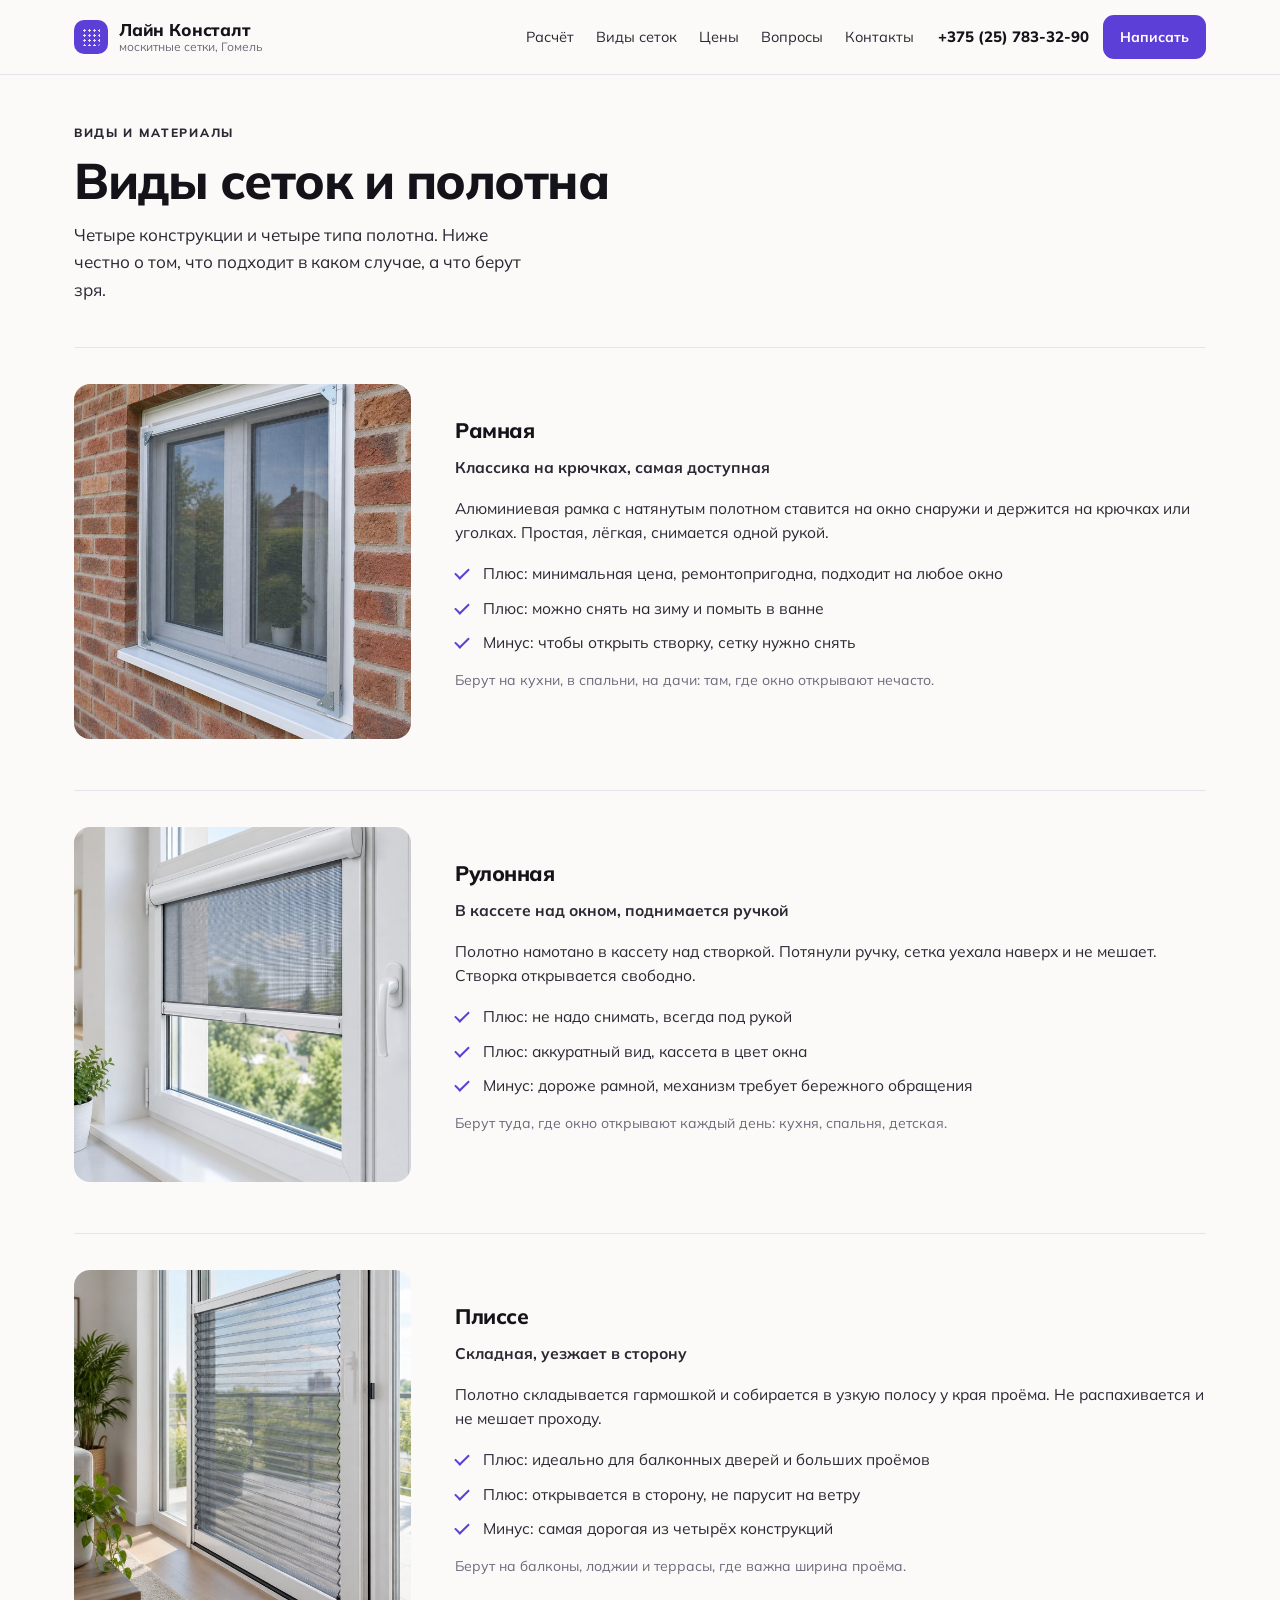
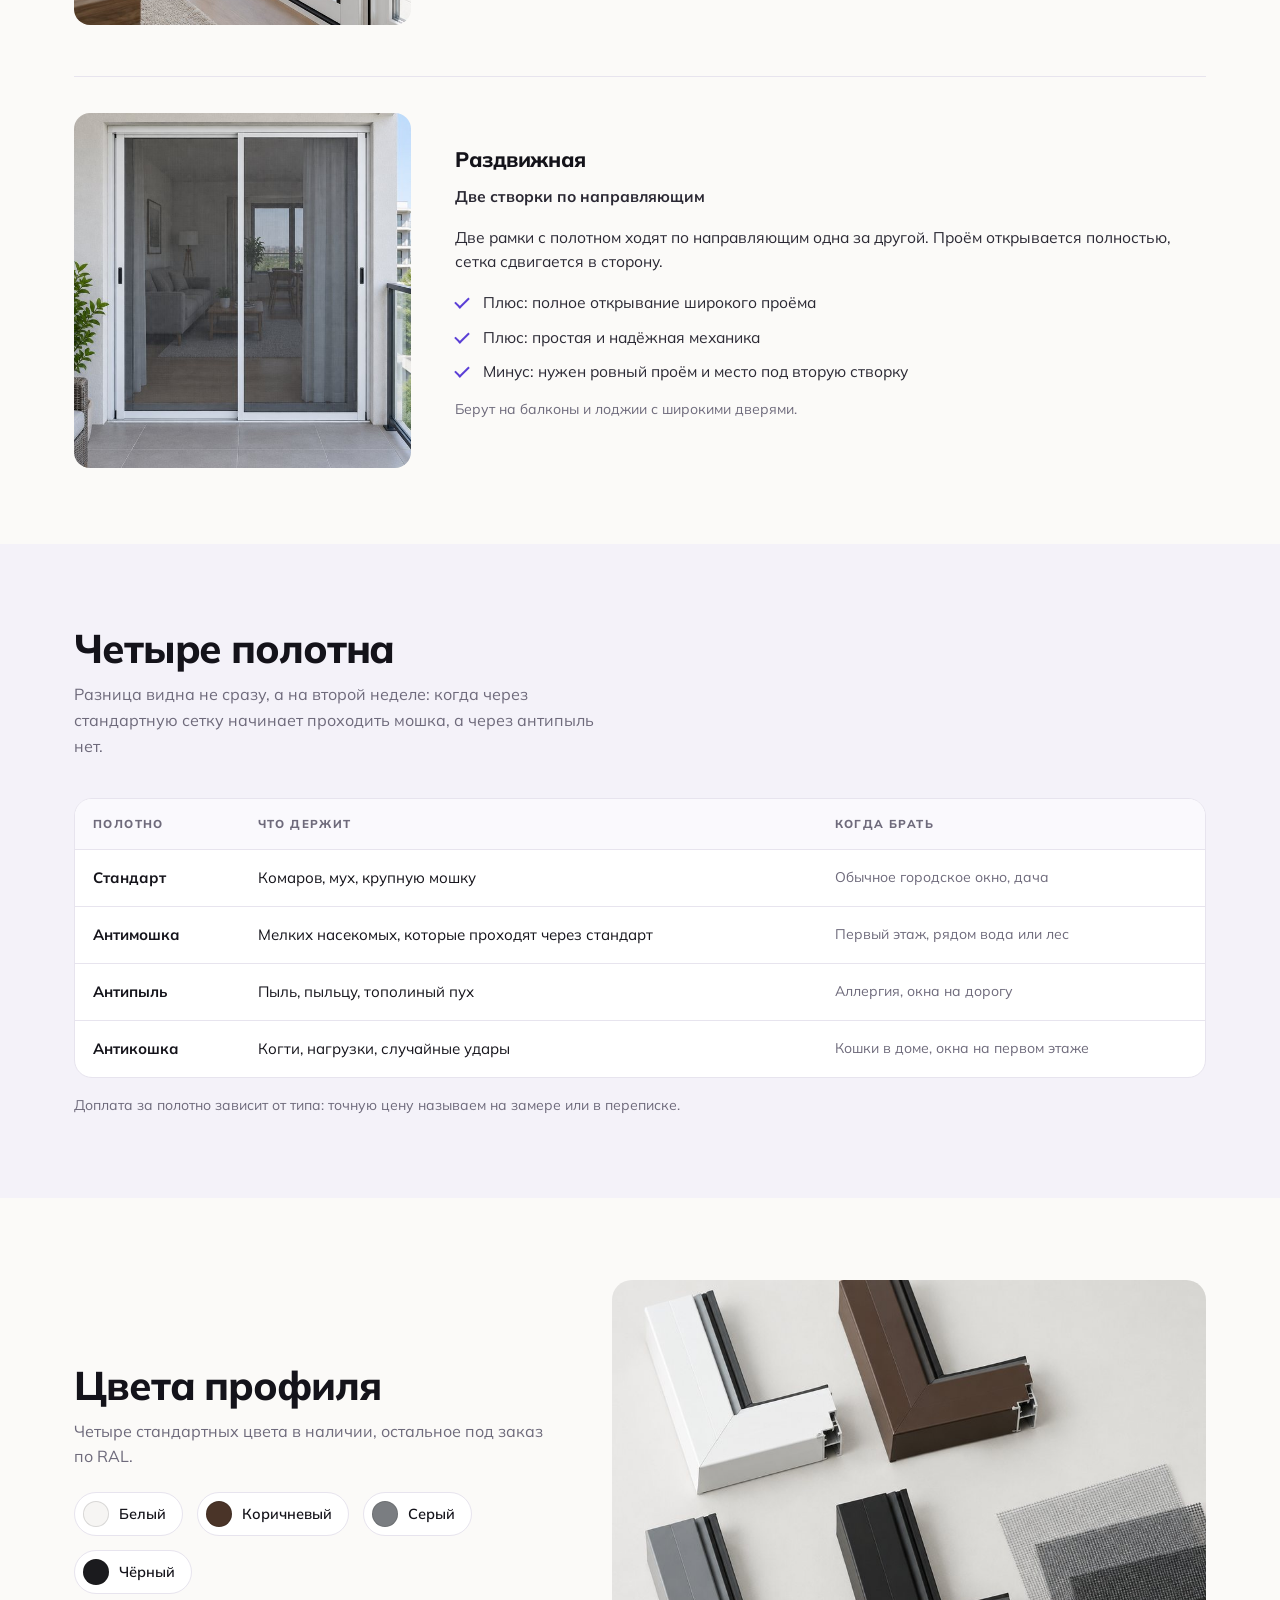
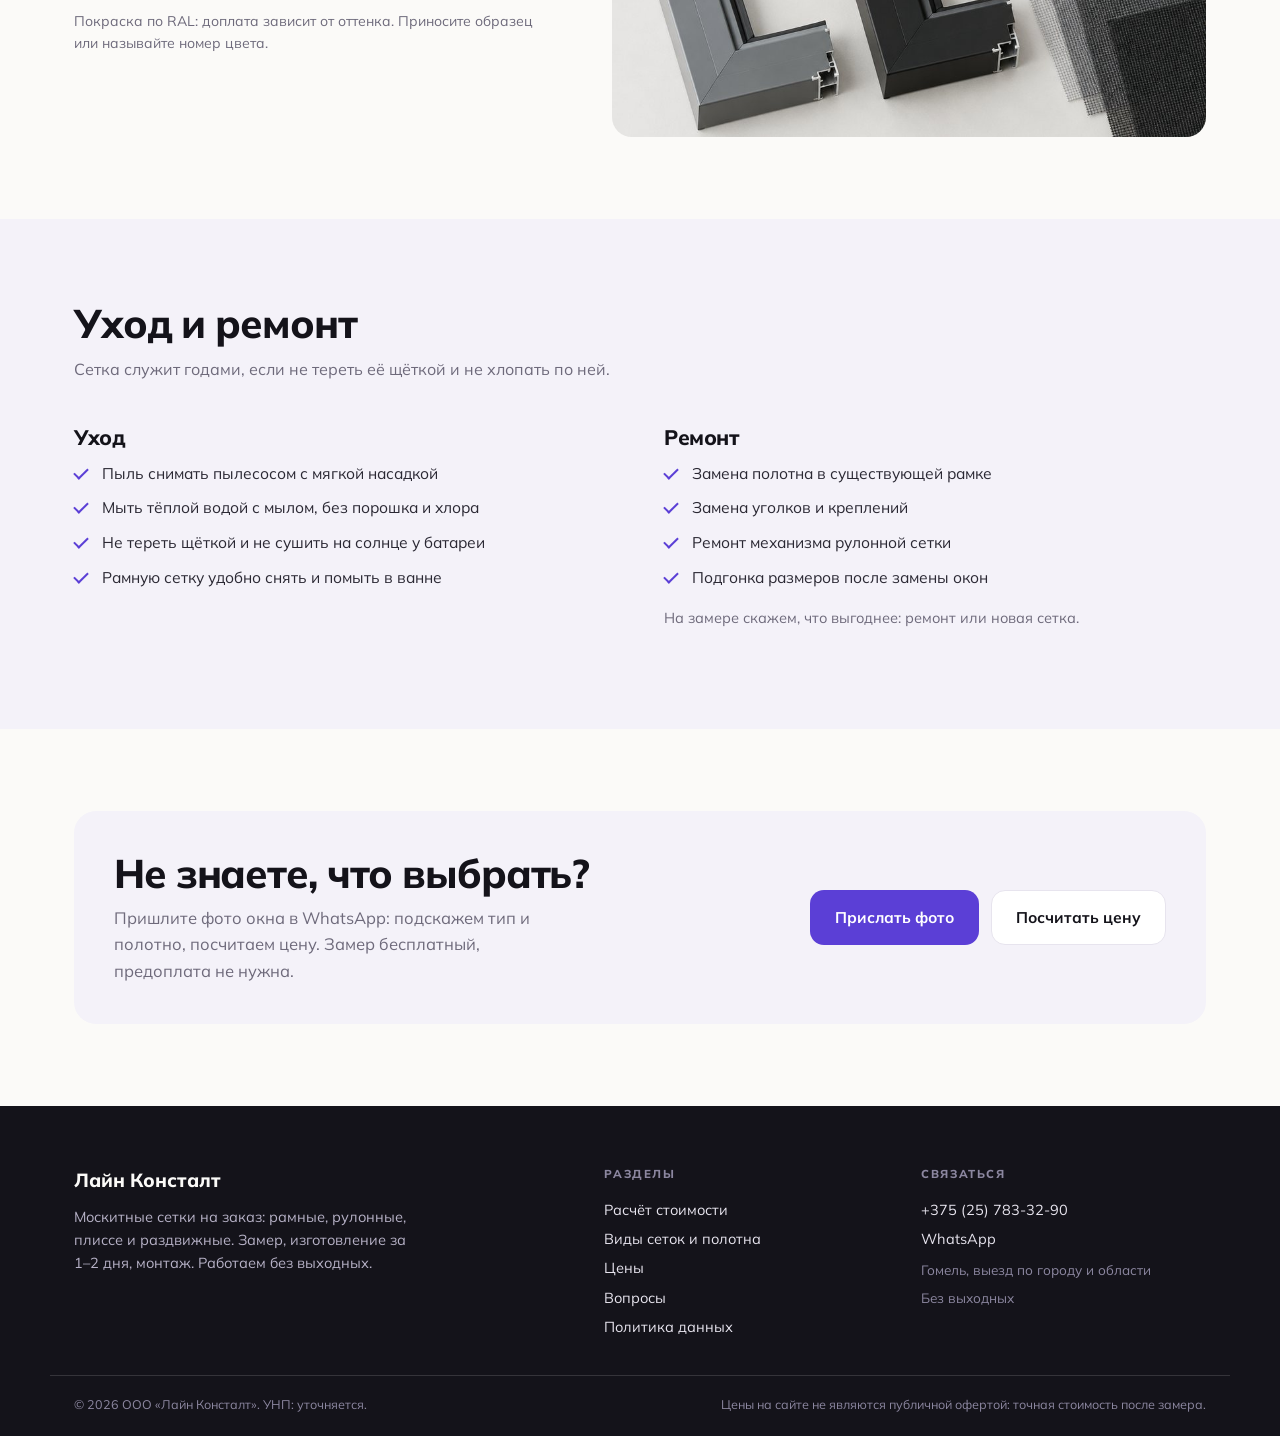
<file: setki.html>
<!doctype html>
<html lang="ru">
<head>
<meta charset="utf-8">
<meta name="viewport" content="width=device-width, initial-scale=1">
<title>Виды москитных сеток и полотна: плиссе, рулонные, антикошка | Лайн Консталт</title>
<meta name="description" content="Чем отличаются рамные, рулонные, плиссе и раздвижные сетки. Типы полотна: стандарт, антимошка, антипыль, антикошка. Цвета профиля и уход.">
<meta property="og:type" content="website">
<meta property="og:title" content="Виды москитных сеток и полотна: плиссе, рулонные, антикошка | Лайн Консталт">
<meta property="og:description" content="Чем отличаются рамные, рулонные, плиссе и раздвижные сетки. Типы полотна: стандарт, антимошка, антипыль, антикошка. Цвета профиля и уход.">
<meta property="og:locale" content="ru_BY">
<meta property="og:url" content="https://romjjjke.github.io/lain/setki.html">
<link rel="canonical" href="https://romjjjke.github.io/lain/setki.html">
<link rel="icon" href="favicon.svg" type="image/svg+xml">
<link rel="preconnect" href="https://fonts.googleapis.com">
<link rel="preconnect" href="https://fonts.gstatic.com" crossorigin>
<link href="https://fonts.googleapis.com/css2?family=Mulish:wght@400;600;800&display=swap" rel="stylesheet">
<link rel="stylesheet" href="assets/css/style.css">
<script type="application/ld+json">{"@context":"https://schema.org","@type":"LocalBusiness","name":"ООО «Лайн Консталт»","description":"Изготовление и ремонт москитных сеток: рамные, рулонные, плиссе, раздвижные","telephone":"+375257833290","url":"https://romjjjke.github.io/lain/","areaServed":["Гомель","Гомельская область"],"address":{"@type":"PostalAddress","addressLocality":"Гомель","addressCountry":"BY"},"priceRange":"от 20 BYN"}</script>
</head>
<body>
<a class="skip" href="#main">К содержанию</a>

<header class="head">
  <div class="wrap head__row">
    <a class="brand" href="index.html">
      <span class="brand__mark" aria-hidden="true"></span>
      <span class="brand__text"><b>Лайн Консталт</b><small>москитные сетки, Гомель</small></span>
    </a>
    <nav class="nav" aria-label="Разделы">
      <a href="index.html#calculator" hidden></a>
      <a href="index.html#calculator">Расчёт</a>
      <a href="setki.html">Виды сеток</a>
      <a href="index.html#prices">Цены</a>
      <a href="index.html#faq">Вопросы</a>
      <a href="index.html#contacts">Контакты</a>
    </nav>
    <div class="head__cta">
      <a class="head__phone" href="tel:+375257833290">+375 (25) 783-32-90</a>
      <a class="btn btn--fill btn--sm" href="https://wa.me/+375257833290" target="_blank" rel="noopener">Написать</a>
      <button class="burger" id="burger" type="button" aria-expanded="false" aria-controls="menu" aria-label="Меню">
        <span></span><span></span><span></span>
      </button>
    </div>
  </div>
</header>

<div class="menu" id="menu" hidden>
  <nav class="menu__nav" aria-label="Меню">
    <a href="index.html#calculator">Расчёт стоимости</a>
    <a href="setki.html">Виды сеток и полотна</a>
    <a href="index.html#prices">Цены</a>
    <a href="index.html#process">Как работаем</a>
    <a href="index.html#faq">Вопросы</a>
    <a href="index.html#contacts">Контакты</a>
  </nav>
  <a class="btn btn--fill" href="tel:+375257833290">+375 (25) 783-32-90</a>
</div>

<main id="main">
<section class="page">
  <div class="wrap">
    <header class="phead">
      <p class="phead__kicker">Виды и материалы</p>
      <h1>Виды сеток и полотна</h1>
      <p class="phead__lede">Четыре конструкции и четыре типа полотна. Ниже честно о том, что подходит в каком случае, а что берут зря.</p>
    </header>

    <div class="vlist">
      <article class="vitem">
        <div class="vitem__media"><img src="assets/img/frame.jpg" alt="Рамная москитная сетка на пластиковом окне" width="620" height="652" loading="lazy" decoding="async"></div>
        <div>
          <h2 class="h3">Рамная</h2>
          <p class="vitem__tag">Классика на крючках, самая доступная</p>
          <p>Алюминиевая рамка с натянутым полотном ставится на окно снаружи и держится на крючках или уголках. Простая, лёгкая, снимается одной рукой.</p>
          <ul class="check">
            <li>Плюс: минимальная цена, ремонтопригодна, подходит на любое окно</li>
            <li>Плюс: можно снять на зиму и помыть в ванне</li>
            <li>Минус: чтобы открыть створку, сетку нужно снять</li>
          </ul>
          <p class="vitem__note">Берут на кухни, в спальни, на дачи: там, где окно открывают нечасто.</p>
        </div>
      </article>

      <article class="vitem">
        <div class="vitem__media"><img src="assets/img/roll.jpg" alt="Рулонная москитная сетка в кассете на окне" width="620" height="652" loading="lazy" decoding="async"></div>
        <div>
          <h2 class="h3">Рулонная</h2>
          <p class="vitem__tag">В кассете над окном, поднимается ручкой</p>
          <p>Полотно намотано в кассету над створкой. Потянули ручку, сетка уехала наверх и не мешает. Створка открывается свободно.</p>
          <ul class="check">
            <li>Плюс: не надо снимать, всегда под рукой</li>
            <li>Плюс: аккуратный вид, кассета в цвет окна</li>
            <li>Минус: дороже рамной, механизм требует бережного обращения</li>
          </ul>
          <p class="vitem__note">Берут туда, где окно открывают каждый день: кухня, спальня, детская.</p>
        </div>
      </article>

      <article class="vitem">
        <div class="vitem__media"><img src="assets/img/plisse.jpg" alt="Складная сетка плиссе на балконной двери" width="620" height="652" loading="lazy" decoding="async"></div>
        <div>
          <h2 class="h3">Плиссе</h2>
          <p class="vitem__tag">Складная, уезжает в сторону</p>
          <p>Полотно складывается гармошкой и собирается в узкую полосу у края проёма. Не распахивается и не мешает проходу.</p>
          <ul class="check">
            <li>Плюс: идеально для балконных дверей и больших проёмов</li>
            <li>Плюс: открывается в сторону, не парусит на ветру</li>
            <li>Минус: самая дорогая из четырёх конструкций</li>
          </ul>
          <p class="vitem__note">Берут на балконы, лоджии и террасы, где важна ширина проёма.</p>
        </div>
      </article>

      <article class="vitem">
        <div class="vitem__media"><img src="assets/img/slide.jpg" alt="Раздвижная москитная сетка на балконной двери" width="620" height="652" loading="lazy" decoding="async"></div>
        <div>
          <h2 class="h3">Раздвижная</h2>
          <p class="vitem__tag">Две створки по направляющим</p>
          <p>Две рамки с полотном ходят по направляющим одна за другой. Проём открывается полностью, сетка сдвигается в сторону.</p>
          <ul class="check">
            <li>Плюс: полное открывание широкого проёма</li>
            <li>Плюс: простая и надёжная механика</li>
            <li>Минус: нужен ровный проём и место под вторую створку</li>
          </ul>
          <p class="vitem__note">Берут на балконы и лоджии с широкими дверями.</p>
        </div>
      </article>
    </div>
  </div>
</section>

<section class="sec sec--tint" id="fabrics">
  <div class="wrap">
    <header class="sec-head">
      <h2 class="h2">Четыре полотна</h2>
      <p class="sec-head__note">Разница видна не сразу, а на второй неделе: когда через стандартную сетку начинает проходить мошка, а через антипыль нет.</p>
    </header>
    <div class="ptable">
      <table>
        <caption class="sr-only">Типы полотен</caption>
        <thead><tr><th scope="col">Полотно</th><th scope="col">Что держит</th><th scope="col">Когда брать</th></tr></thead>
        <tbody>
          <tr><th scope="row">Стандарт</th><td>Комаров, мух, крупную мошку</td><td>Обычное городское окно, дача</td></tr>
          <tr><th scope="row">Антимошка</th><td>Мелких насекомых, которые проходят через стандарт</td><td>Первый этаж, рядом вода или лес</td></tr>
          <tr><th scope="row">Антипыль</th><td>Пыль, пыльцу, тополиный пух</td><td>Аллергия, окна на дорогу</td></tr>
          <tr><th scope="row">Антикошка</th><td>Когти, нагрузки, случайные удары</td><td>Кошки в доме, окна на первом этаже</td></tr>
        </tbody>
      </table>
    </div>
    <p class="ptable__note">Доплата за полотно зависит от типа: точную цену называем на замере или в переписке.</p>
  </div>
</section>

<section class="sec">
  <div class="wrap split">
    <div>
      <header class="sec-head sec-head--left">
        <h2 class="h2">Цвета профиля</h2>
        <p class="sec-head__note">Четыре стандартных цвета в наличии, остальное под заказ по RAL.</p>
      </header>
      <ul class="colors">
        <li><span class="sw" style="background:#F6F5F3"></span>Белый</li>
        <li><span class="sw" style="background:#4A3428"></span>Коричневый</li>
        <li><span class="sw" style="background:#7A7D81"></span>Серый</li>
        <li><span class="sw" style="background:#1B1B1E"></span>Чёрный</li>
      </ul>
      <p class="colors__note">Покраска по RAL: доплата зависит от оттенка. Приносите образец или называйте номер цвета.</p>
    </div>
    <div class="split__media">
      <img src="assets/img/colors.jpg" alt="Образцы профиля москитных сеток: белый, коричневый, серый, чёрный" width="900" height="692" loading="lazy" decoding="async">
    </div>
  </div>
</section>

<section class="sec sec--tint">
  <div class="wrap">
    <header class="sec-head">
      <h2 class="h2">Уход и ремонт</h2>
      <p class="sec-head__note">Сетка служит годами, если не тереть её щёткой и не хлопать по ней.</p>
    </header>
    <div class="two">
      <div>
        <h3 class="h3">Уход</h3>
        <ul class="check">
          <li>Пыль снимать пылесосом с мягкой насадкой</li>
          <li>Мыть тёплой водой с мылом, без порошка и хлора</li>
          <li>Не тереть щёткой и не сушить на солнце у батареи</li>
          <li>Рамную сетку удобно снять и помыть в ванне</li>
        </ul>
      </div>
      <div>
        <h3 class="h3">Ремонт</h3>
        <ul class="check">
          <li>Замена полотна в существующей рамке</li>
          <li>Замена уголков и креплений</li>
          <li>Ремонт механизма рулонной сетки</li>
          <li>Подгонка размеров после замены окон</li>
        </ul>
        <p class="split__note">На замере скажем, что выгоднее: ремонт или новая сетка.</p>
      </div>
    </div>
  </div>
</section>

<section class="sec">
  <div class="wrap">
    <div class="cta-inline">
      <div>
        <h2 class="h2">Не знаете, что выбрать?</h2>
        <p>Пришлите фото окна в WhatsApp: подскажем тип и полотно, посчитаем цену. Замер бесплатный, предоплата не нужна.</p>
      </div>
      <div class="cta-inline__actions">
        <a class="btn btn--fill" href="https://wa.me/+375257833290" target="_blank" rel="noopener">Прислать фото</a>
        <a class="btn btn--line" href="index.html#calculator">Посчитать цену</a>
      </div>
    </div>
  </div>
</section>
</main>

<footer class="foot">
  <div class="wrap foot__grid">
    <div>
      <p class="foot__brand">Лайн Консталт</p>
      <p class="foot__about">Москитные сетки на заказ: рамные, рулонные, плиссе и раздвижные. Замер, изготовление за 1–2 дня, монтаж. Работаем без выходных.</p>
    </div>
    <div>
      <p class="foot__h">Разделы</p>
      <a href="index.html#calculator">Расчёт стоимости</a>
      <a href="setki.html">Виды сеток и полотна</a>
      <a href="index.html#prices">Цены</a>
      <a href="index.html#faq">Вопросы</a>
      <a href="politika.html">Политика данных</a>
    </div>
    <div>
      <p class="foot__h">Связаться</p>
      <a href="tel:+375257833290">+375 (25) 783-32-90</a>
      <a href="https://wa.me/+375257833290" target="_blank" rel="noopener">WhatsApp</a>
      <p class="foot__muted">Гомель, выезд по городу и области</p>
      <p class="foot__muted">Без выходных</p>
    </div>
  </div>
  <div class="wrap foot__bottom">
    <p>© <span id="year">2026</span> ООО «Лайн Консталт». УНП: уточняется.</p>
    <p>Цены на сайте не являются публичной офертой: точная стоимость после замера.</p>
  </div>
</footer>
<script src="assets/js/main.js"></script>
</body>
</html>
</file>
<file: assets/css/style.css>
/* ООО «Лайн Консталт» — москитные сетки, Гомель */

:root{
  --paper:#FBFAF8;
  --white:#FFFFFF;
  --tint:#F4F2F9;
  --ink:#14131A;
  --ink-2:#2A2833;
  --mute:#6E6A7B;
  --line:#E7E4EE;
  --accent:#5B3FD6;
  --accent-2:#4429B4;
  --accent-soft:#EFEBFF;
  --dark:#14131A;
  --f:"Mulish","Segoe UI",Arial,sans-serif;
  --wrap:1180px;
  --pad:24px;
  --r:18px;
}

*,*::before,*::after{box-sizing:border-box}
[hidden]{display:none!important}
html{-webkit-text-size-adjust:100%;scroll-behavior:smooth;scroll-padding-top:96px;overflow-x:clip}
body{margin:0;font-family:var(--f);font-size:16.5px;line-height:1.6;color:var(--ink);background:var(--paper)}
img{max-width:100%;height:auto;display:block}
a{color:inherit}
:focus-visible{outline:2.5px solid var(--accent);outline-offset:3px;border-radius:4px}

.wrap{width:100%;max-width:var(--wrap);margin:0 auto;padding:0 var(--pad)}
.narrow{max-width:780px}
.sr-only{position:absolute;width:1px;height:1px;padding:0;margin:-1px;overflow:hidden;clip:rect(0 0 0 0);white-space:nowrap;border:0}
.skip{position:absolute;left:-9999px;top:0;background:var(--ink);color:#fff;padding:10px 16px;z-index:60}
.skip:focus{left:12px;top:12px}

/* ---------- шапка ---------- */
.head{position:sticky;top:0;z-index:40;background:rgba(251,250,248,.96);border-bottom:1px solid var(--line)}
.head__row{display:flex;align-items:center;gap:24px;min-height:74px}
.brand{display:flex;align-items:center;gap:11px;text-decoration:none;flex:0 0 auto}
.brand__mark{width:34px;height:34px;border-radius:10px;background:var(--accent);position:relative;flex:0 0 auto}
.brand__mark::after{content:"";position:absolute;inset:8px;border-radius:3px;
  background-image:radial-gradient(circle,rgba(255,255,255,.85) 1px,transparent 1.2px);background-size:5px 5px}
.brand__text{display:flex;flex-direction:column;line-height:1.15}
.brand__text b{font-size:17px;font-weight:800;letter-spacing:-.01em}
.brand__text small{font-size:12px;color:var(--mute)}
.nav{display:flex;gap:22px;margin-left:auto}
.nav a{text-decoration:none;font-size:14.5px;color:var(--ink-2);white-space:nowrap}
.nav a:hover{color:var(--accent)}
.head__cta{display:flex;align-items:center;gap:14px;margin-left:auto}
.nav + .head__cta{margin-left:0}
.head__phone{font-weight:800;font-size:15px;text-decoration:none;white-space:nowrap}
.burger{display:none;width:44px;height:44px;border:1px solid var(--line);border-radius:12px;background:#fff;padding:0;cursor:pointer;position:relative}
.burger span{position:absolute;left:12px;right:12px;height:2px;background:var(--ink);border-radius:2px;transition:transform .2s,opacity .2s}
.burger span:nth-child(1){top:15px}
.burger span:nth-child(2){top:21px}
.burger span:nth-child(3){top:27px}
.burger[aria-expanded="true"] span:nth-child(1){transform:translateY(6px) rotate(45deg)}
.burger[aria-expanded="true"] span:nth-child(2){opacity:0}
.burger[aria-expanded="true"] span:nth-child(3){transform:translateY(-6px) rotate(-45deg)}
.menu{position:fixed;inset:74px 0 0;background:var(--paper);z-index:39;display:flex;flex-direction:column;gap:8px;padding:22px;overflow:auto}
.menu__nav{display:flex;flex-direction:column}
.menu__nav a{text-decoration:none;font-size:19px;font-weight:600;padding:14px 0;border-bottom:1px solid var(--line)}
.menu > .btn{margin-top:18px}

/* ---------- кнопки ---------- */
.btn{display:inline-flex;align-items:center;justify-content:center;gap:8px;padding:14px 24px;border-radius:14px;
  font-family:inherit;font-size:15.5px;font-weight:700;text-decoration:none;border:1.5px solid transparent;cursor:pointer;transition:background .18s,color .18s,border-color .18s,transform .18s}
.btn--fill{background:var(--accent);color:#fff}
.btn--fill:hover{background:var(--accent-2)}
.btn--line{border-color:var(--line);color:var(--ink);background:#fff}
.btn--line:hover{border-color:var(--accent);color:var(--accent)}
.btn--sm{padding:10px 16px;font-size:14px;border-radius:11px}
.btn--wide{width:100%}
.btn:active{transform:translateY(1px)}

/* ---------- герой ---------- */
.hero{padding:clamp(30px,4.4vw,60px) 0 clamp(24px,3vw,40px)}
.hero__grid{display:grid;grid-template-columns:minmax(0,1.02fr) minmax(0,.98fr);gap:clamp(28px,4vw,56px);align-items:center}
.hero__grid > *{min-width:0}
.hero__kicker{margin:0 0 16px;font-size:13px;font-weight:700;letter-spacing:.1em;text-transform:uppercase;color:var(--accent)}
.hero h1{margin:0;font-size:clamp(34px,5.2vw,60px);line-height:1.03;font-weight:800;letter-spacing:-.035em}
.hero__lede{margin:20px 0 0;font-size:clamp(16px,1.6vw,18.5px);color:var(--ink-2);max-width:30em}
.hero__actions{display:flex;flex-wrap:wrap;gap:12px;margin-top:28px}
.hero__facts{list-style:none;margin:32px 0 0;padding:20px 0 0;border-top:1px solid var(--line);display:grid;grid-template-columns:repeat(4,minmax(0,1fr));gap:16px}
.hero__facts b{display:block;font-size:clamp(17px,1.7vw,21px);font-weight:800;letter-spacing:-.02em}
.hero__facts span{display:block;font-size:12.5px;color:var(--mute);line-height:1.35;margin-top:3px}
.hero__media{position:relative}
.hero__media img{width:100%;border-radius:24px;object-fit:cover}
.hero__caption{margin:12px 0 0;font-size:12.5px;color:var(--mute)}

/* ---------- секции ---------- */
.sec{padding:clamp(54px,6.4vw,92px) 0}
.sec--tint{background:var(--tint)}
.sec--dark{background:var(--dark);color:var(--paper)}
.sec--lead{padding-top:clamp(34px,4vw,54px)}
.sec-head{max-width:720px;margin:0 0 clamp(24px,3vw,40px)}
.sec-head--left{margin-bottom:22px}
.sec-head--light .h2{color:var(--paper)}
.h2{margin:0;font-size:clamp(25px,3.2vw,40px);line-height:1.1;font-weight:800;letter-spacing:-.028em}
.h3{font-size:21px;font-weight:800;letter-spacing:-.02em;margin:0 0 6px}
.sec-head__note{margin:12px 0 0;color:var(--mute);font-size:16px;max-width:34em}
.sec-head--light .sec-head__note{color:#B6B1C6}
.sec-more{margin:28px 0 0}
.link-arrow{font-weight:700;color:var(--accent);text-decoration:none;border-bottom:1.5px solid rgba(91,63,214,.35);padding-bottom:2px}
.link-arrow:hover{border-color:var(--accent)}

/* ---------- лид-магниты ---------- */
.leads{display:grid;grid-template-columns:repeat(3,minmax(0,1fr));gap:20px}
.leads > *{min-width:0}
.lead{background:var(--white);border:1px solid var(--line);border-radius:var(--r);padding:26px 24px 22px;display:flex;flex-direction:column;transition:border-color .2s,transform .2s}
.lead:hover{border-color:#CFC7E8;transform:translateY(-2px)}
.lead__num{margin:0 0 12px;font-size:12px;font-weight:800;letter-spacing:.16em;color:var(--accent)}
.lead h3{margin:0 0 8px;font-size:20px;font-weight:800;letter-spacing:-.02em}
.lead p{margin:0;color:var(--mute);font-size:15px}
.lead__link{margin-top:auto;padding-top:16px;font-weight:700;font-size:15px;color:var(--accent);text-decoration:none}
.lead__link:hover{text-decoration:underline}

/* ---------- калькулятор ---------- */
.calc{display:grid;grid-template-columns:minmax(0,1.18fr) minmax(0,.82fr);gap:clamp(20px,3vw,40px);align-items:start}
.calc > *{min-width:0}
.calc__block{border:1px solid var(--line);background:var(--white);border-radius:var(--r);padding:18px 20px 20px;margin:0 0 14px}
.calc__block legend{padding:0 8px;font-size:11.5px;font-weight:800;letter-spacing:.13em;text-transform:uppercase;color:var(--mute)}
.calc__row{display:grid;grid-template-columns:repeat(3,minmax(0,1fr));gap:12px}
.segs{display:grid;grid-template-columns:repeat(2,minmax(0,1fr));gap:8px}
.segs--four,.segs--five{grid-template-columns:repeat(auto-fit,minmax(112px,1fr))}
.segs label{position:relative;cursor:pointer}
.segs input{position:absolute;opacity:0;width:1px;height:1px}
.segs span{display:block;text-align:center;padding:11px 8px;border:1.5px solid var(--line);border-radius:12px;font-size:14.5px;font-weight:600;color:var(--ink-2);background:#fff;transition:border-color .16s,background .16s,color .16s}
.segs input:checked + span{border-color:var(--accent);background:var(--accent-soft);color:var(--accent-2)}
.segs input:focus-visible + span{outline:2.5px solid var(--accent);outline-offset:2px}
.segs label:hover span{border-color:#CFC7E8}

.field{display:flex;flex-direction:column;gap:6px;min-width:0}
.field span{font-size:12.5px;font-weight:700;color:var(--mute)}
.field input,.field select,.field textarea{font-family:inherit;font-size:15.5px;color:var(--ink);background:#fff;border:1.5px solid var(--line);border-radius:12px;padding:12px 14px;width:100%}
.field input:focus,.field select:focus,.field textarea:focus{border-color:var(--accent);outline:none}
.field textarea{resize:vertical;min-height:84px}

.calc__out{background:var(--white);border:1px solid var(--line);border-radius:22px;padding:26px 24px;position:sticky;top:96px}
.calc__label{margin:0;font-size:11.5px;font-weight:800;letter-spacing:.13em;text-transform:uppercase;color:var(--mute)}
.calc__price{margin:6px 0 0;font-size:clamp(44px,5vw,58px);line-height:1;font-weight:800;letter-spacing:-.04em;color:var(--accent)}
.calc__price small{font-size:.42em;font-weight:800;letter-spacing:0}
.calc__per{margin:8px 0 0;font-size:13.5px;color:var(--mute)}
.calc__list{margin:20px 0 0;padding:0}
.calc__list > div{display:flex;justify-content:space-between;gap:14px;padding:9px 0;border-top:1px solid var(--line);font-size:14.5px}
.calc__list dt{color:var(--mute)}
.calc__list dd{margin:0;font-weight:700}
.calc__hint{margin:16px 0 0;font-size:13px;color:var(--accent-2);background:var(--accent-soft);border-radius:10px;padding:9px 12px}
.calc__warn{margin:12px 0 0;font-size:13px;color:#7A3E00;background:#FFF3E2;border-radius:10px;padding:9px 12px}
.calc__out .btn{margin-top:18px}
.calc__note{margin:12px 0 0;font-size:12.5px;color:var(--mute)}

/* ---------- типы сеток ---------- */
.tcards{display:grid;grid-template-columns:repeat(4,minmax(0,1fr));gap:26px 20px}
.tcards > *{min-width:0}
.tcard{display:flex;flex-direction:column}
.tcard__media{border-radius:16px;overflow:hidden;background:#E9E6F2}
.tcard__media img{width:100%;aspect-ratio:1/1;object-fit:cover;transition:transform .5s ease}
.tcard:hover .tcard__media img{transform:scale(1.03)}
.tcard__body{padding-top:14px}
.tcard__tag{margin:0 0 6px;font-size:11px;font-weight:800;letter-spacing:.12em;text-transform:uppercase;color:var(--accent)}
.tcard h3{margin:0 0 8px;font-size:19px;font-weight:800;letter-spacing:-.02em}
.tcard p{margin:0;font-size:14.5px;color:var(--ink-2)}
.tcard__where{margin-top:8px!important;color:var(--mute)!important;font-size:13.5px!important}

/* ---------- полотна и сплиты ---------- */
.split{display:grid;grid-template-columns:minmax(0,.9fr) minmax(0,1.1fr);gap:clamp(24px,4vw,52px);align-items:center}
.split--rev{grid-template-columns:minmax(0,1.1fr) minmax(0,.9fr)}
.split--rev .split__media{order:2}
.split > *{min-width:0}
.split__media img{width:100%;border-radius:20px;object-fit:cover}
.split__note{margin:16px 0 18px;font-size:14.5px;color:var(--mute)}
.fabs{display:grid;grid-template-columns:repeat(2,minmax(0,1fr));gap:0 24px}
.fab{padding:16px 0;border-top:1px solid var(--line)}
.fab__name{margin:0;font-size:17px;font-weight:800;letter-spacing:-.01em}
.fab__tag{margin:2px 0 6px;font-size:12.5px;color:var(--accent);font-weight:700}
.fab__text{margin:0;font-size:14.5px;color:var(--ink-2)}

.check{list-style:none;margin:0;padding:0;display:grid;gap:10px}
.check li{position:relative;padding-left:28px;font-size:15.5px;color:var(--ink-2)}
.check li::before{content:"";position:absolute;left:0;top:7px;width:14px;height:8px;border-left:2.5px solid var(--accent);border-bottom:2.5px solid var(--accent);transform:rotate(-45deg)}

/* ---------- цвета ---------- */
.colors{list-style:none;margin:0;padding:0;display:flex;flex-wrap:wrap;gap:14px}
.colors li{display:flex;align-items:center;gap:10px;background:#fff;border:1px solid var(--line);border-radius:999px;padding:8px 16px 8px 8px;font-size:14.5px;font-weight:600}
.sw{width:26px;height:26px;border-radius:50%;border:1px solid rgba(0,0,0,.12);display:block}
.colors__note{margin:16px 0 0;font-size:14px;color:var(--mute)}

/* ---------- таблица цен ---------- */
.ptable{background:#fff;border:1px solid var(--line);border-radius:var(--r);overflow:hidden}
.ptable table{width:100%;border-collapse:collapse}
.ptable th,.ptable td{text-align:left;padding:16px 18px;border-bottom:1px solid var(--line);font-size:15px;vertical-align:top}
.ptable thead th{font-size:11.5px;letter-spacing:.12em;text-transform:uppercase;color:var(--mute);font-weight:800;background:#FAF9FD}
.ptable tbody tr:last-child th,.ptable tbody tr:last-child td{border-bottom:0}
.ptable tbody th{font-weight:700}
.ptable .num{font-weight:800;color:var(--accent);white-space:nowrap}
.ptable td:last-child{color:var(--mute);font-size:14px}
.ptable__note{margin:16px 0 0;font-size:14px;color:var(--mute)}

/* ---------- шаги ---------- */
.steps{list-style:none;margin:0;padding:0;display:grid;grid-template-columns:repeat(4,minmax(0,1fr));gap:24px}
.steps > *{min-width:0}
.steps__num{display:inline-flex;align-items:center;justify-content:center;width:34px;height:34px;border-radius:11px;background:var(--accent-soft);color:var(--accent-2);font-weight:800;font-size:15px;margin-bottom:12px}
.steps h3{margin:0 0 6px;font-size:17.5px;font-weight:800}
.steps p{margin:0;font-size:14.5px;color:var(--mute)}

/* ---------- почему ---------- */
.why{list-style:none;margin:0;padding:0;display:grid;grid-template-columns:repeat(3,minmax(0,1fr));gap:28px}
.why > *{min-width:0}
.why b{display:block;font-size:24px;font-weight:800;letter-spacing:-.025em;color:#fff}
.why span{display:block;margin-top:4px;font-size:14.5px;color:#B6B1C6}

/* ---------- вопросы ---------- */
.faq{display:grid;border-top:1px solid var(--line)}
.faq__item{border-bottom:1px solid var(--line)}
.faq__item summary{cursor:pointer;list-style:none;padding:18px 34px 18px 0;font-size:17px;font-weight:700;position:relative}
.faq__item summary::-webkit-details-marker{display:none}
.faq__item summary::after{content:"+";position:absolute;right:4px;top:15px;font-size:22px;font-weight:400;color:var(--accent)}
.faq__item[open] summary::after{content:"–"}
.faq__item p{margin:0 0 20px;color:var(--mute);font-size:15.5px;max-width:62ch}

/* ---------- форма ---------- */
.contact{display:grid;grid-template-columns:minmax(0,1fr) minmax(0,1fr);gap:clamp(24px,4vw,56px);align-items:start}
.contact > *{min-width:0}
.contact__lede{margin:12px 0 24px;color:var(--mute);max-width:32em}
.defs{margin:0;display:grid;gap:14px}
.defs > div{display:grid;grid-template-columns:130px 1fr;gap:12px;padding-bottom:14px;border-bottom:1px solid var(--line)}
.defs dt{font-size:13px;color:var(--mute);font-weight:700}
.defs dd{margin:0;font-size:16px;font-weight:700}
.defs dd a{text-decoration:none;border-bottom:1.5px solid rgba(91,63,214,.3)}
.form{background:#fff;border:1px solid var(--line);border-radius:var(--r);padding:24px;display:grid;gap:14px}
.form .btn{margin-top:4px}
.form__note{margin:0;font-size:12.5px;color:var(--mute)}
.form__note a{color:var(--accent)}
.form--ok{gap:10px}
.form__ok-title{margin:0;font-size:20px;font-weight:800}

/* ---------- вторая страница ---------- */
.page{padding:clamp(28px,4vw,48px) 0 clamp(48px,6vw,80px)}
.phead{max-width:760px;margin-bottom:clamp(28px,4vw,44px)}
.phead__kicker{margin:0 0 12px;font-size:12px;font-weight:800;letter-spacing:.14em;text-transform:uppercase;color:var(--accent)}
.phead h1{margin:0;font-size:clamp(30px,4.4vw,50px);line-height:1.06;font-weight:800;letter-spacing:-.03em}
.phead__lede{margin:14px 0 0;color:var(--mute);font-size:17px;max-width:46ch}
.vlist{display:grid;gap:clamp(30px,4vw,52px)}
.vitem{display:grid;grid-template-columns:minmax(0,.62fr) minmax(0,1.38fr);gap:clamp(20px,3.4vw,44px);align-items:start;padding-top:clamp(24px,3vw,36px);border-top:1px solid var(--line)}
.vitem > *{min-width:0}
.vitem__media img{width:100%;border-radius:16px;object-fit:cover}
.vitem__tag{margin:0 0 12px;font-size:13px;font-weight:700;color:var(--accent)}
.vitem p{font-size:15.5px;color:var(--ink-2)}
.vitem__note{margin:14px 0 0!important;font-size:14px!important;color:var(--mute)!important}
.vitem .check{margin:14px 0}
.two{display:grid;grid-template-columns:repeat(2,minmax(0,1fr));gap:clamp(24px,4vw,48px)}
.two > *{min-width:0}
.cta-inline{display:grid;grid-template-columns:minmax(0,1.2fr) minmax(0,.8fr);gap:24px;align-items:center;background:var(--tint);border-radius:22px;padding:clamp(24px,3.4vw,40px)}
.cta-inline p{margin:10px 0 0;color:var(--mute);max-width:46ch}
.cta-inline__actions{display:flex;flex-wrap:wrap;gap:12px;justify-content:flex-end}
h1.h1{font-size:clamp(28px,3.8vw,42px);line-height:1.12;font-weight:800;letter-spacing:-.03em;margin:0 0 12px}
.page h2{font-size:21px;font-weight:800;margin:30px 0 8px;letter-spacing:-.02em}
.page p{color:var(--ink-2)}
.muted{color:var(--mute)!important;font-size:14.5px}

/* ---------- подвал ---------- */
.foot{background:var(--dark);color:var(--paper);padding:clamp(36px,4.6vw,60px) 0 22px}
.foot__grid{display:grid;grid-template-columns:minmax(0,1.4fr) minmax(0,.8fr) minmax(0,.8fr);gap:32px}
.foot__grid > *{min-width:0}
.foot__brand{font-size:19px;font-weight:800;margin:0 0 10px}
.foot__about{margin:0;color:#B6B1C6;font-size:14.5px;max-width:38ch}
.foot__h{margin:0 0 12px;font-size:11.5px;font-weight:800;letter-spacing:.14em;text-transform:uppercase;color:#8C87A0}
.foot a{display:block;text-decoration:none;color:#E7E4EE;font-size:14.5px;padding:3px 0}
.foot a:hover{color:#fff;text-decoration:underline}
.foot__muted{color:#8C87A0;font-size:13.5px;margin:6px 0 0}
.foot__bottom{display:flex;flex-wrap:wrap;justify-content:space-between;gap:10px;margin-top:34px;padding-top:18px;border-top:1px solid rgba(255,255,255,.14)}
.foot__bottom p{margin:0;font-size:12.5px;color:#8C87A0}

/* ---------- адаптив ---------- */
@media (max-width:1080px){
  .nav{display:none}
  .burger{display:block}
}
@media (min-width:1081px){
  .menu{display:none!important}
}
@media (max-width:980px){
  .hero__grid{grid-template-columns:minmax(0,1fr)}
  .hero__media img{border-radius:20px}
  .leads{grid-template-columns:minmax(0,1fr)}
  .calc{grid-template-columns:minmax(0,1fr)}
  .calc__out{position:static}
  .tcards{grid-template-columns:repeat(2,minmax(0,1fr))}
  .split,.split--rev{grid-template-columns:minmax(0,1fr)}
  .split--rev .split__media{order:0}
  .steps{grid-template-columns:repeat(2,minmax(0,1fr))}
  .why{grid-template-columns:repeat(2,minmax(0,1fr))}
  .contact{grid-template-columns:minmax(0,1fr)}
  .vitem{grid-template-columns:minmax(0,1fr)}
  .vitem__media{max-width:420px}
  .two{grid-template-columns:minmax(0,1fr)}
  .cta-inline{grid-template-columns:minmax(0,1fr)}
  .cta-inline__actions{justify-content:flex-start}
  .foot__grid{grid-template-columns:minmax(0,1fr);gap:26px}
}
@media (max-width:640px){
  body{font-size:16px}
  .head__row{min-height:66px;gap:10px;overflow:hidden}
  .ptable .num{white-space:normal}
  .head__cta .btn--sm{display:none}
  .brand__text small{display:none}
  .head__phone{font-size:14px}
  .head__cta{gap:8px}
  .btn--sm{padding:9px 12px;font-size:13px}
  .menu{inset:66px 0 0}
  .hero__facts{grid-template-columns:repeat(2,minmax(0,1fr));gap:14px}
  .calc__row{grid-template-columns:repeat(2,minmax(0,1fr))}
  .calc__row .field:last-child{grid-column:1 / -1}
  .fabs{grid-template-columns:minmax(0,1fr)}
  .tcards{grid-template-columns:minmax(0,1fr);gap:22px}
  .tcard__media img{aspect-ratio:4/3}
  .ptable th,.ptable td{padding:12px 12px;font-size:14px}
  .ptable thead th{font-size:10.5px}
  .steps,.why{grid-template-columns:minmax(0,1fr)}
  .defs > div{grid-template-columns:minmax(0,1fr);gap:4px}
  .form{padding:18px}
  .calc__out{padding:20px}
}
@media (max-width:420px){
  .brand__text{display:none}
  .head__phone{font-size:14.5px}
}
@media (prefers-reduced-motion:reduce){
  *{transition:none!important;animation:none!important;scroll-behavior:auto!important}
}
</file>
